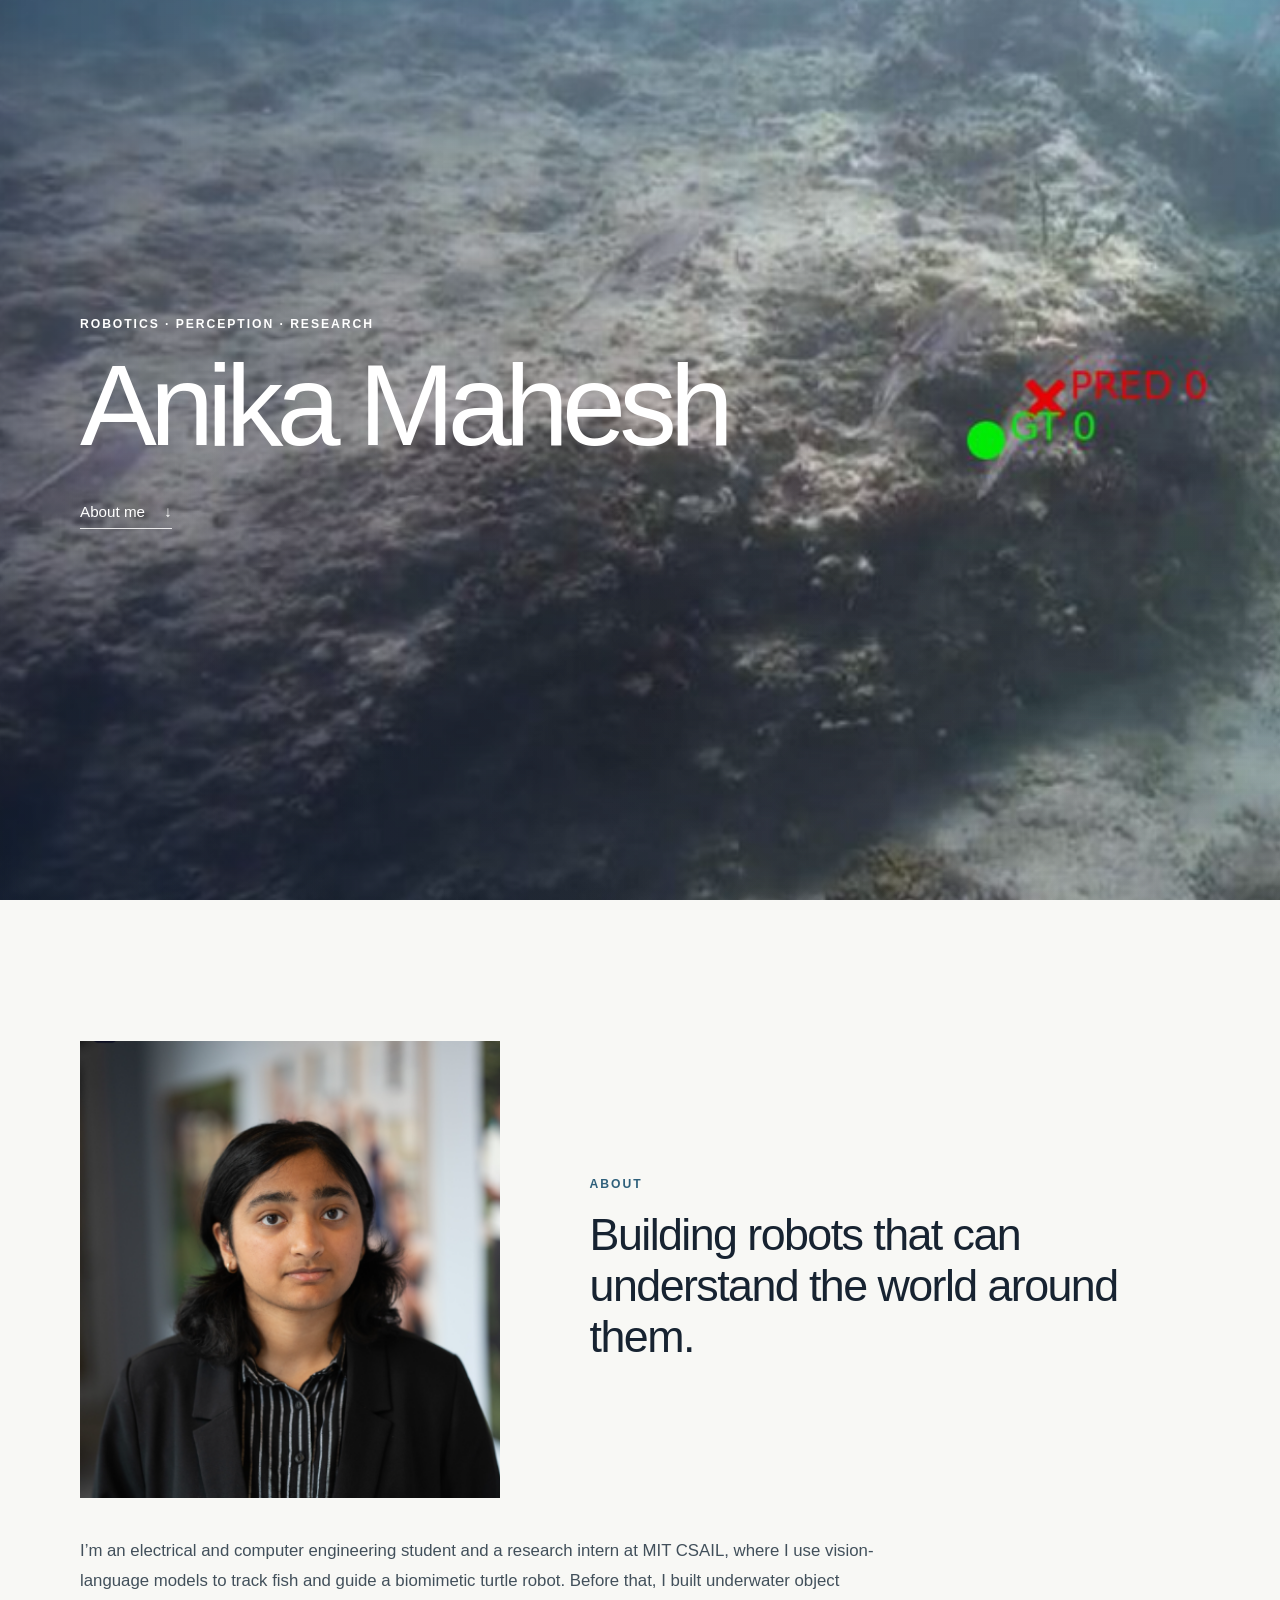
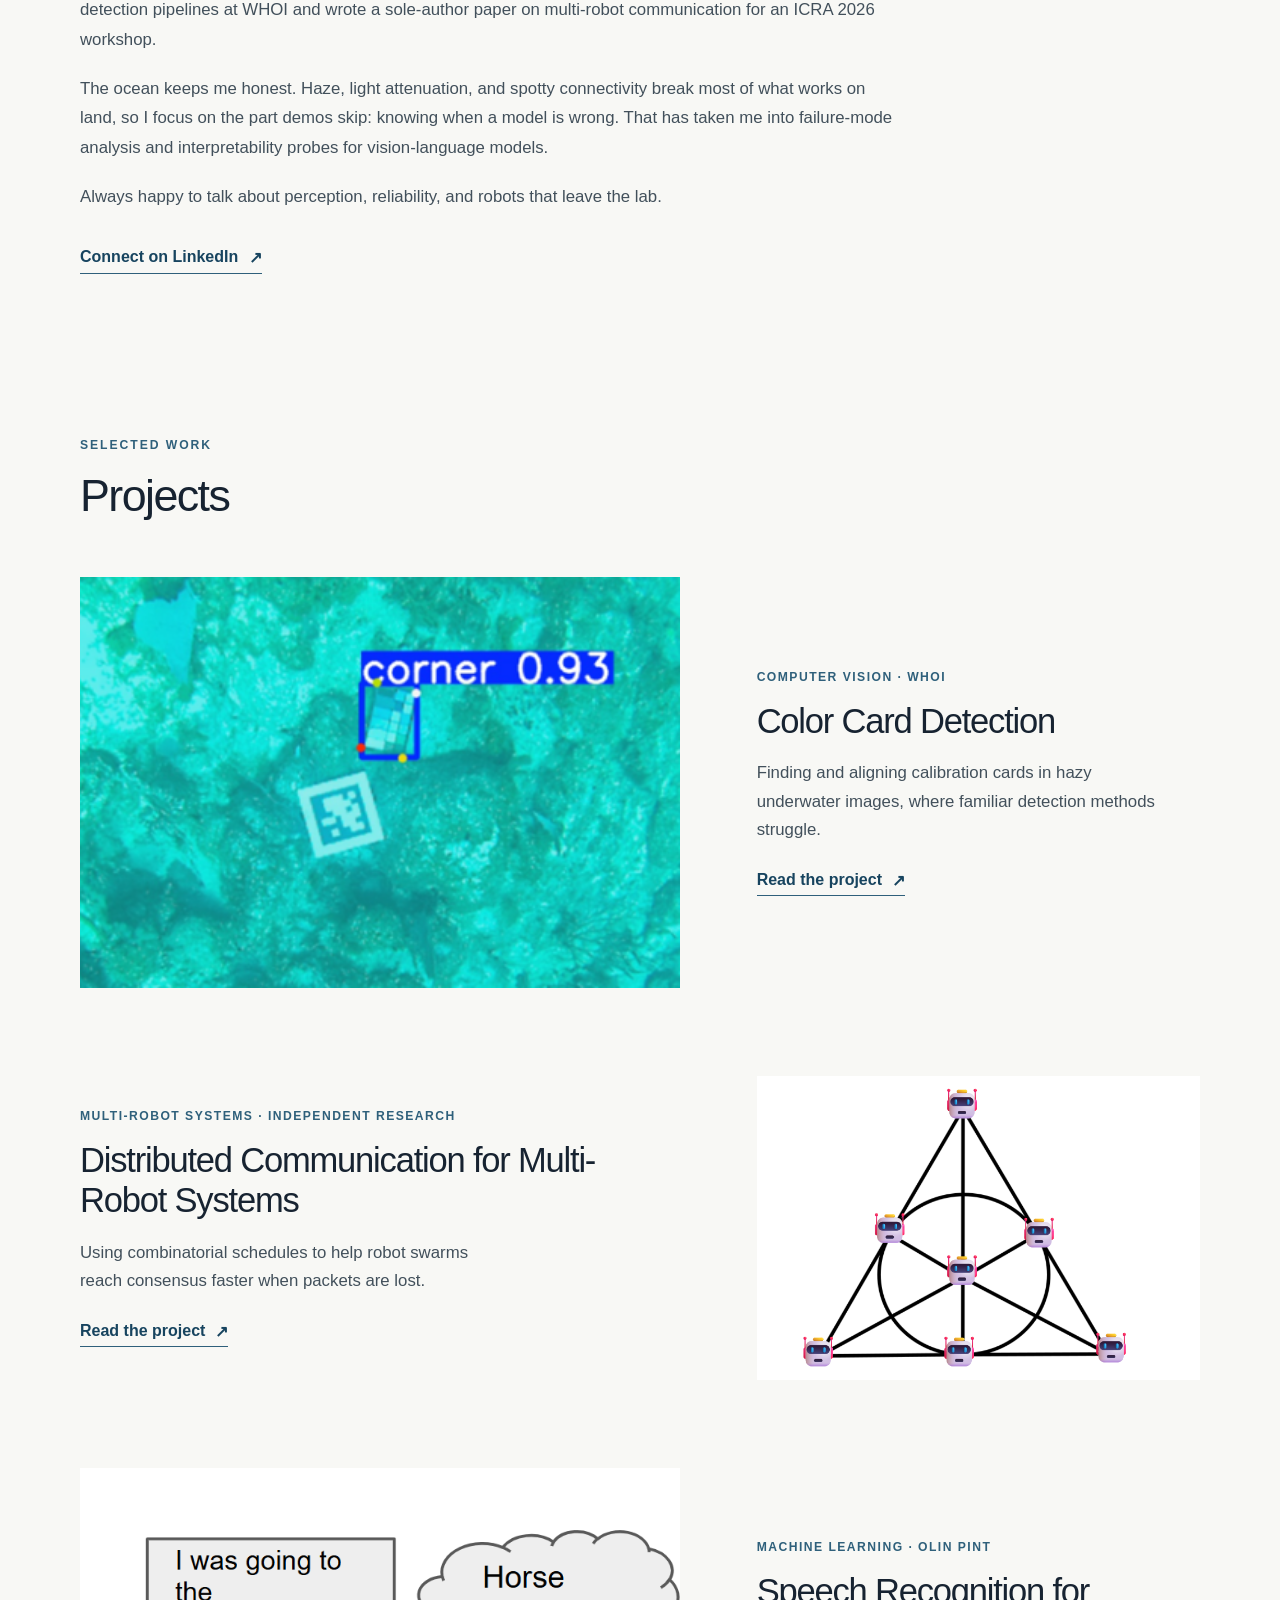
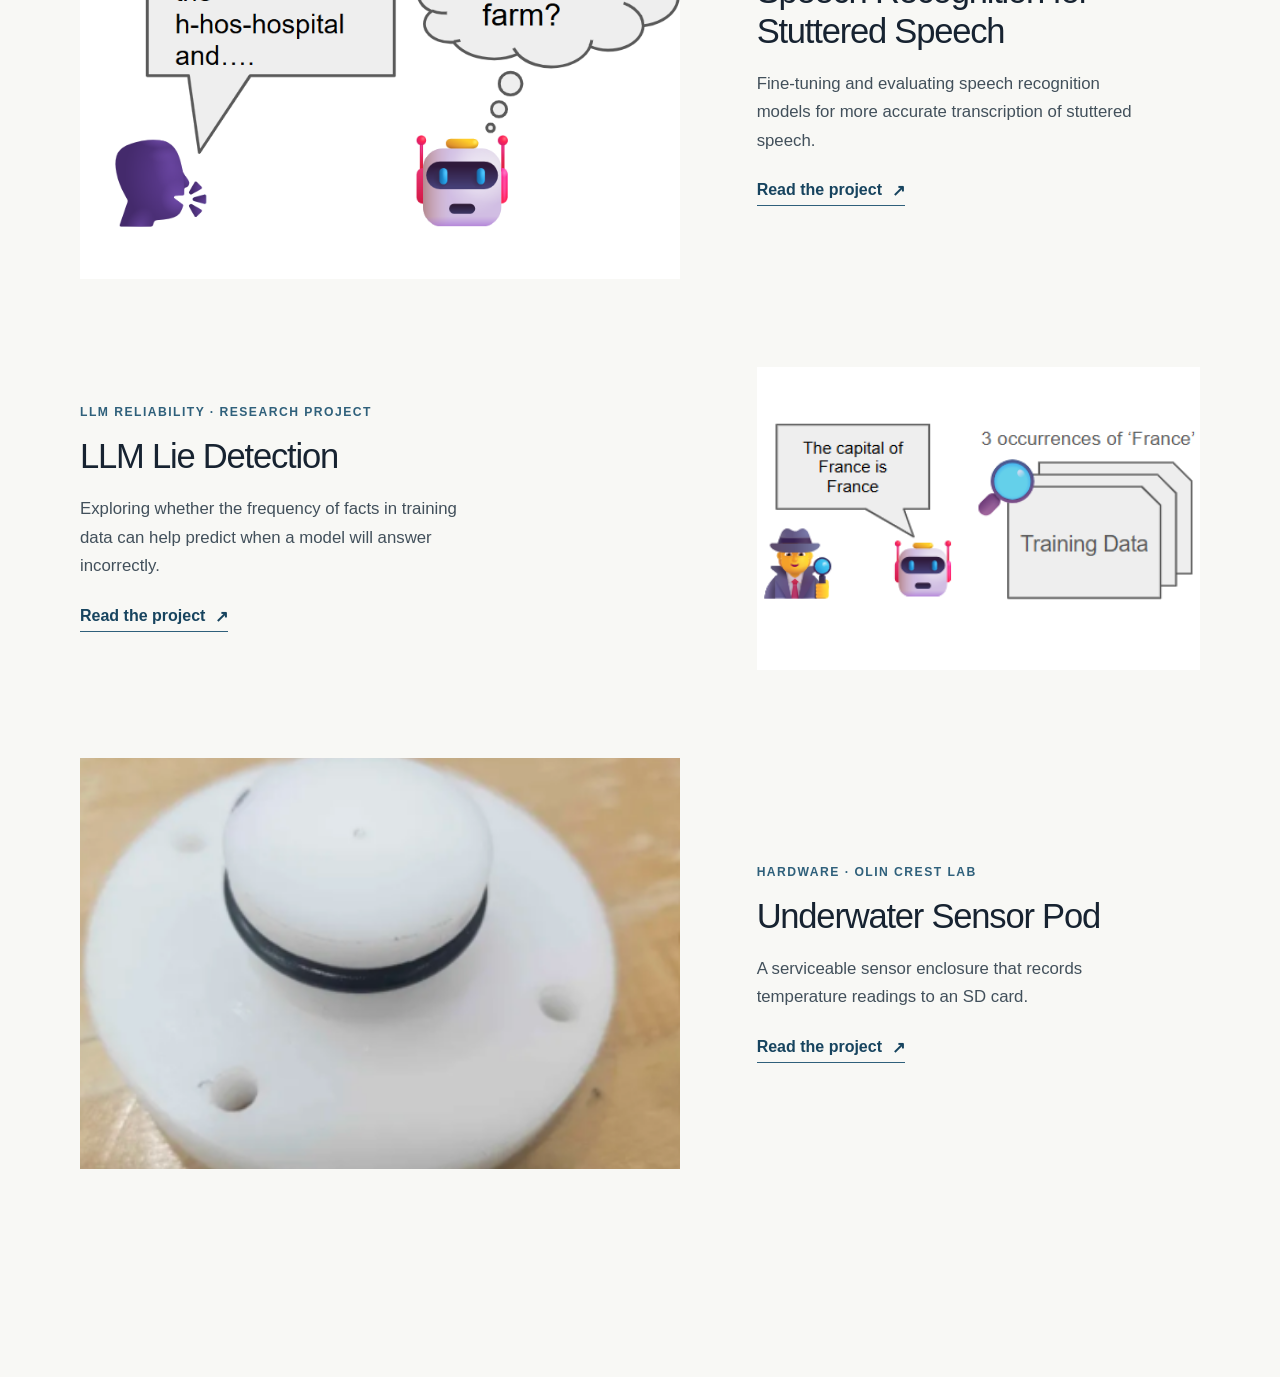
<file: index.html>
<!doctype html>
<html lang="en">
<head>
  <meta charset="utf-8">
  <meta name="viewport" content="width=device-width, initial-scale=1">
  <meta name="description" content="Anika Mahesh is an electrical and computer engineering student working in robotics, computer vision, and reliable machine learning.">
  <title>Anika Mahesh | Robotics &amp; Perception</title>
  <link rel="stylesheet" href="styles.css">
  <script src="script.js" defer></script>
</head>
<body>
  <header class="hero" aria-label="Ocean at dusk">
    <div class="hero-image" aria-hidden="true"></div><div class="hero-shade" aria-hidden="true"></div>
    <div class="hero-content"><p class="eyebrow">Robotics · Perception · Research</p><h1>Anika Mahesh</h1><a class="hero-link" href="#about">About me <span aria-hidden="true">↓</span></a></div>
  </header>
  <main>
    <section id="about" class="about">
      <div class="about-inner">
        <div class="portrait-wrap"><img class="portrait" src="profile.png" alt="Portrait of Anika Mahesh" width="406" height="442"></div>
        <div class="about-heading">
          <p class="section-label">About</p><h2>Building robots that can understand the world around them.</h2>
        </div>
        <div class="about-body">
          <p>I’m an electrical and computer engineering student and a research intern at MIT CSAIL, where I use vision-language models to track fish and guide a biomimetic turtle robot. Before that, I built underwater object detection pipelines at WHOI and wrote a sole-author paper on multi-robot communication for an ICRA 2026 workshop.</p>
          <p>The ocean keeps me honest. Haze, light attenuation, and spotty connectivity break most of what works on land, so I focus on the part demos skip: knowing when a model is wrong. That has taken me into failure-mode analysis and interpretability probes for vision-language models.</p>
          <p>Always happy to talk about perception, reliability, and robots that leave the lab.</p>
          <a class="linkedin" href="https://www.linkedin.com/in/anikamahesh" target="_blank" rel="noopener noreferrer">Connect on LinkedIn <span aria-hidden="true">↗</span></a>
        </div>
      </div>
    </section>
    <section id="projects" class="projects" aria-labelledby="projects-title">
      <div class="section-heading"><p class="section-label">Selected work</p><h2 id="projects-title">Projects</h2></div>
      <article class="project-preview"><a class="project-image" href="color-card-detection.html" aria-label="Read Color Card Detection at WHOI"><img src="color_card_thumbnail.png" alt="Color card detection project thumbnail" loading="lazy"></a><div class="project-summary"><p class="project-meta">Computer vision · WHOI</p><h3><a href="color-card-detection.html">Color Card Detection</a></h3><p>Finding and aligning calibration cards in hazy underwater images, where familiar detection methods struggle.</p><a class="text-link" href="color-card-detection.html">Read the project <span aria-hidden="true">↗</span></a></div></article>
      <article class="project-preview"><a class="project-image" href="multi-robot-communication.html" aria-label="Read Distributed Communication for Multi-Robot Systems"><img src="bibd_thumbnail.png" alt="Multi-robot communication project thumbnail" loading="lazy"></a><div class="project-summary"><p class="project-meta">Multi-robot systems · Independent research</p><h3><a href="multi-robot-communication.html">Distributed Communication for Multi-Robot Systems</a></h3><p>Using combinatorial schedules to help robot swarms reach consensus faster when packets are lost.</p><a class="text-link" href="multi-robot-communication.html">Read the project <span aria-hidden="true">↗</span></a></div></article>
      <article class="project-preview"><a class="project-image" href="stuttered-speech-recognition.html" aria-label="Read Automatic Speech Recognition for Stuttered Speech"><img src="speech_thumbnail.png" alt="Speech recognition project thumbnail" loading="lazy"></a><div class="project-summary"><p class="project-meta">Machine learning · Olin PiNT</p><h3><a href="stuttered-speech-recognition.html">Speech Recognition for Stuttered Speech</a></h3><p>Fine-tuning and evaluating speech recognition models for more accurate transcription of stuttered speech.</p><a class="text-link" href="stuttered-speech-recognition.html">Read the project <span aria-hidden="true">↗</span></a></div></article>
      <article class="project-preview"><a class="project-image" href="llm-lie-detection.html" aria-label="Read LLM Lie Detection"><img src="llm_halucination_thumbnail.png" alt="LLM Lie Detection project thumbnail" loading="lazy"></a><div class="project-summary"><p class="project-meta">LLM reliability · Research project</p><h3><a href="llm-lie-detection.html">LLM Lie Detection</a></h3><p>Exploring whether the frequency of facts in training data can help predict when a model will answer incorrectly.</p><a class="text-link" href="llm-lie-detection.html">Read the project <span aria-hidden="true">↗</span></a></div></article>
      <article class="project-preview"><a class="project-image" href="underwater-sensor-pod.html" aria-label="Read Underwater Sensor Pod"><img src="sensor_pod_thumbnail.png" alt="Underwater sensor pod project thumbnail" loading="lazy"></a><div class="project-summary"><p class="project-meta">Hardware · Olin CREST Lab</p><h3><a href="underwater-sensor-pod.html">Underwater Sensor Pod</a></h3><p>A serviceable sensor enclosure that records temperature readings to an SD card.</p><a class="text-link" href="underwater-sensor-pod.html">Read the project <span aria-hidden="true">↗</span></a></div></article>
    </section>
  </main>
</body>
</html>
</file>
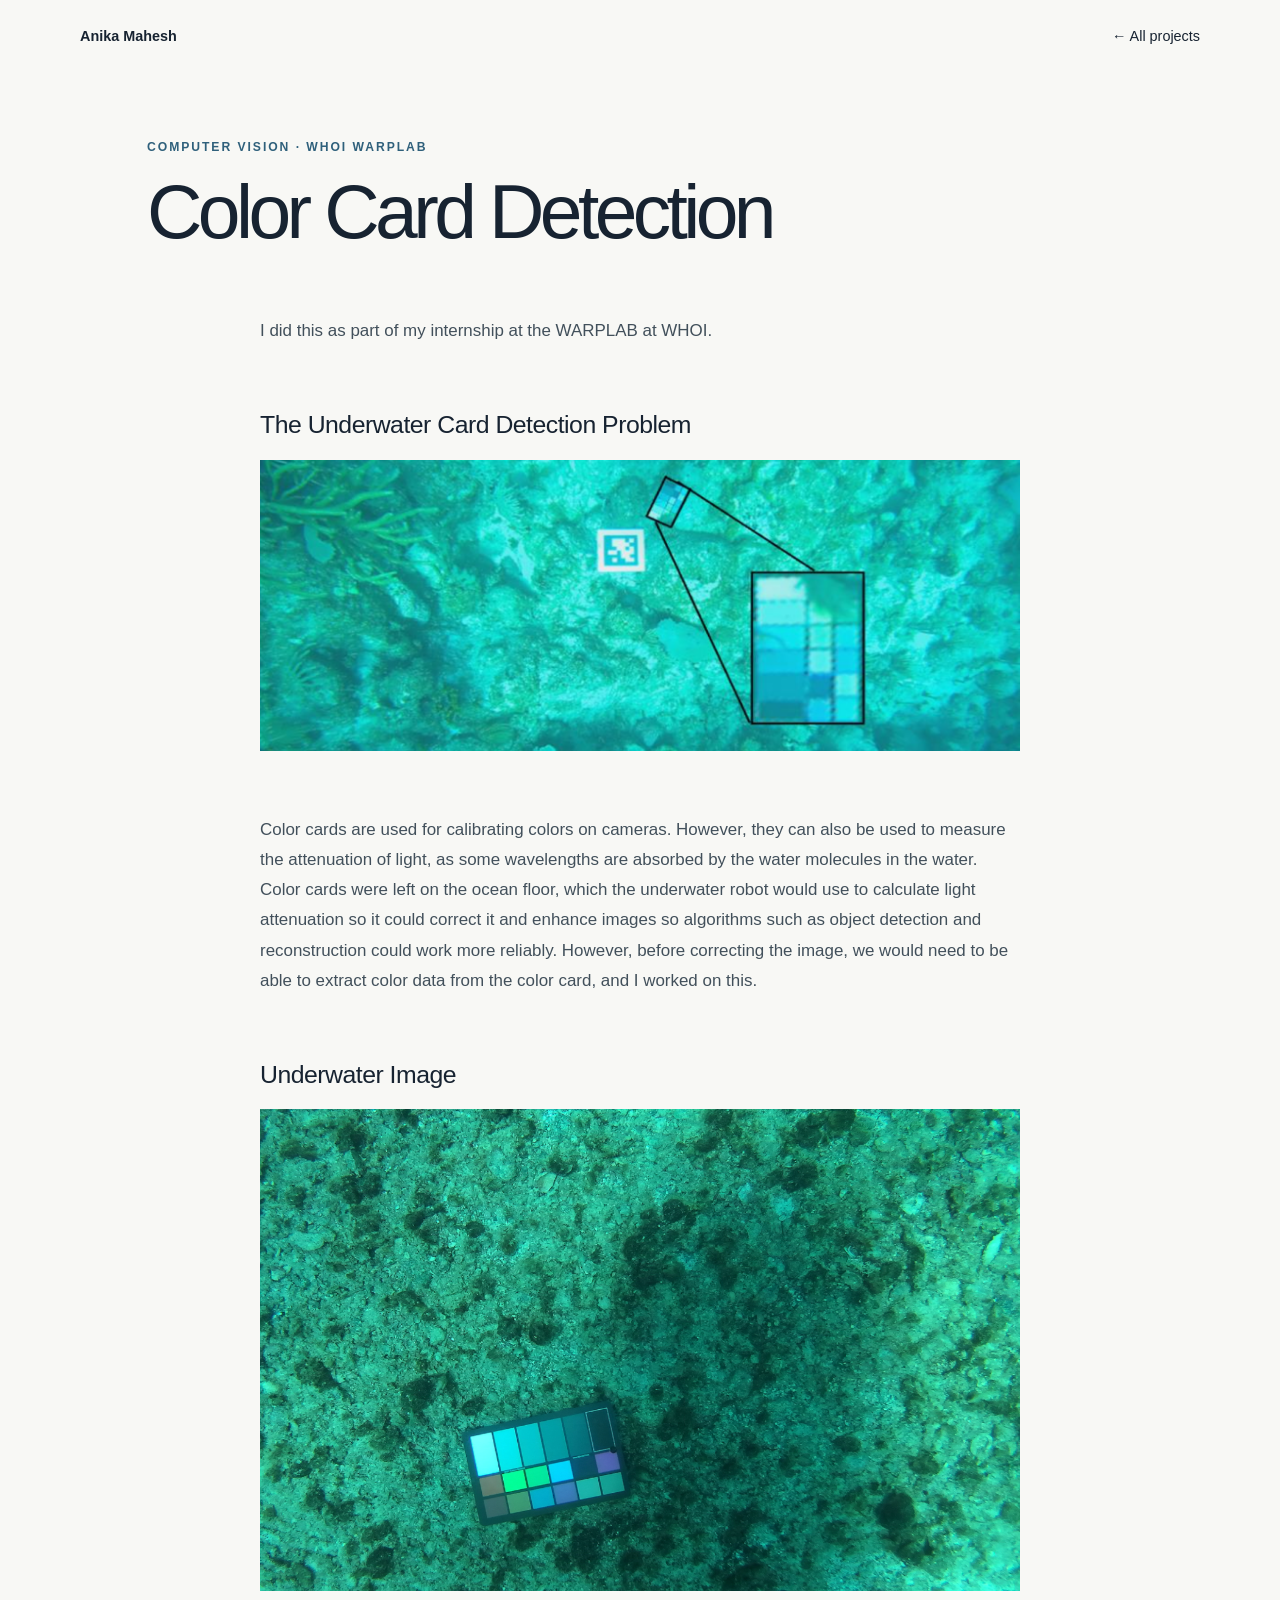
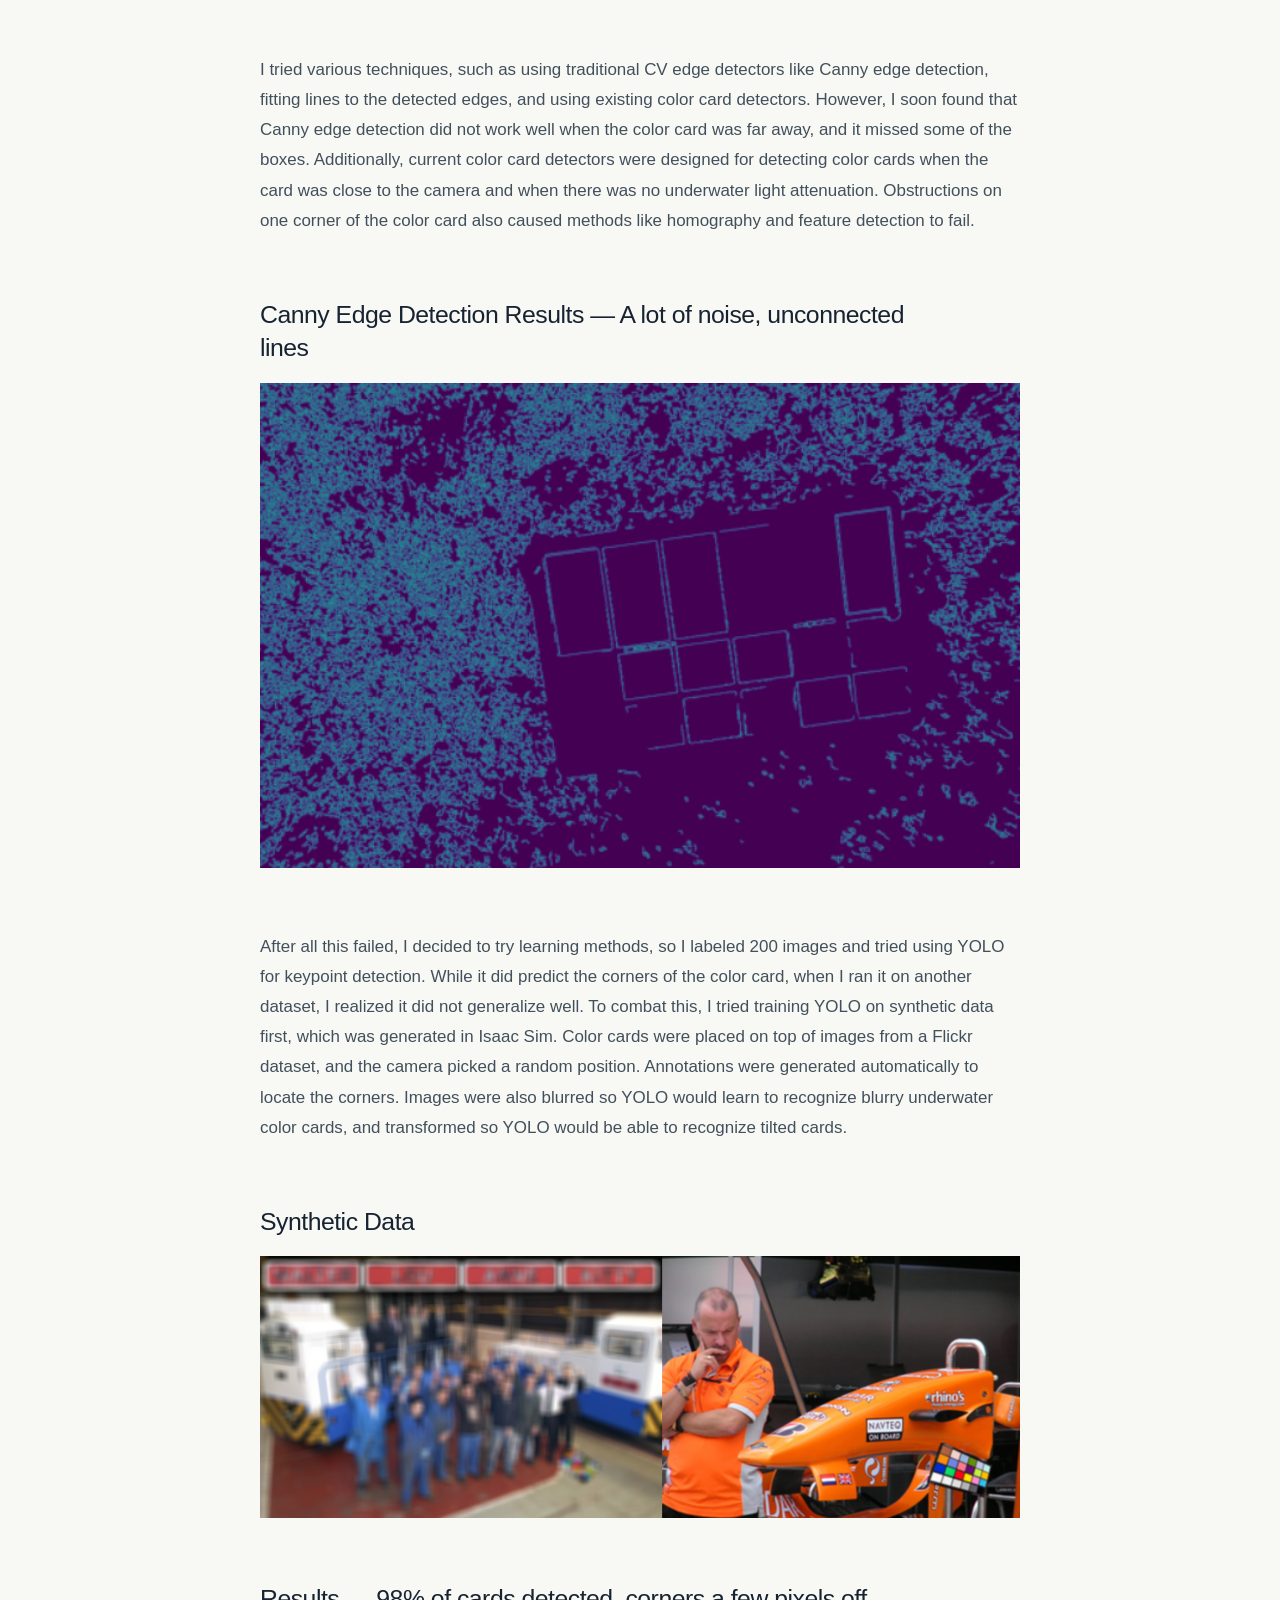
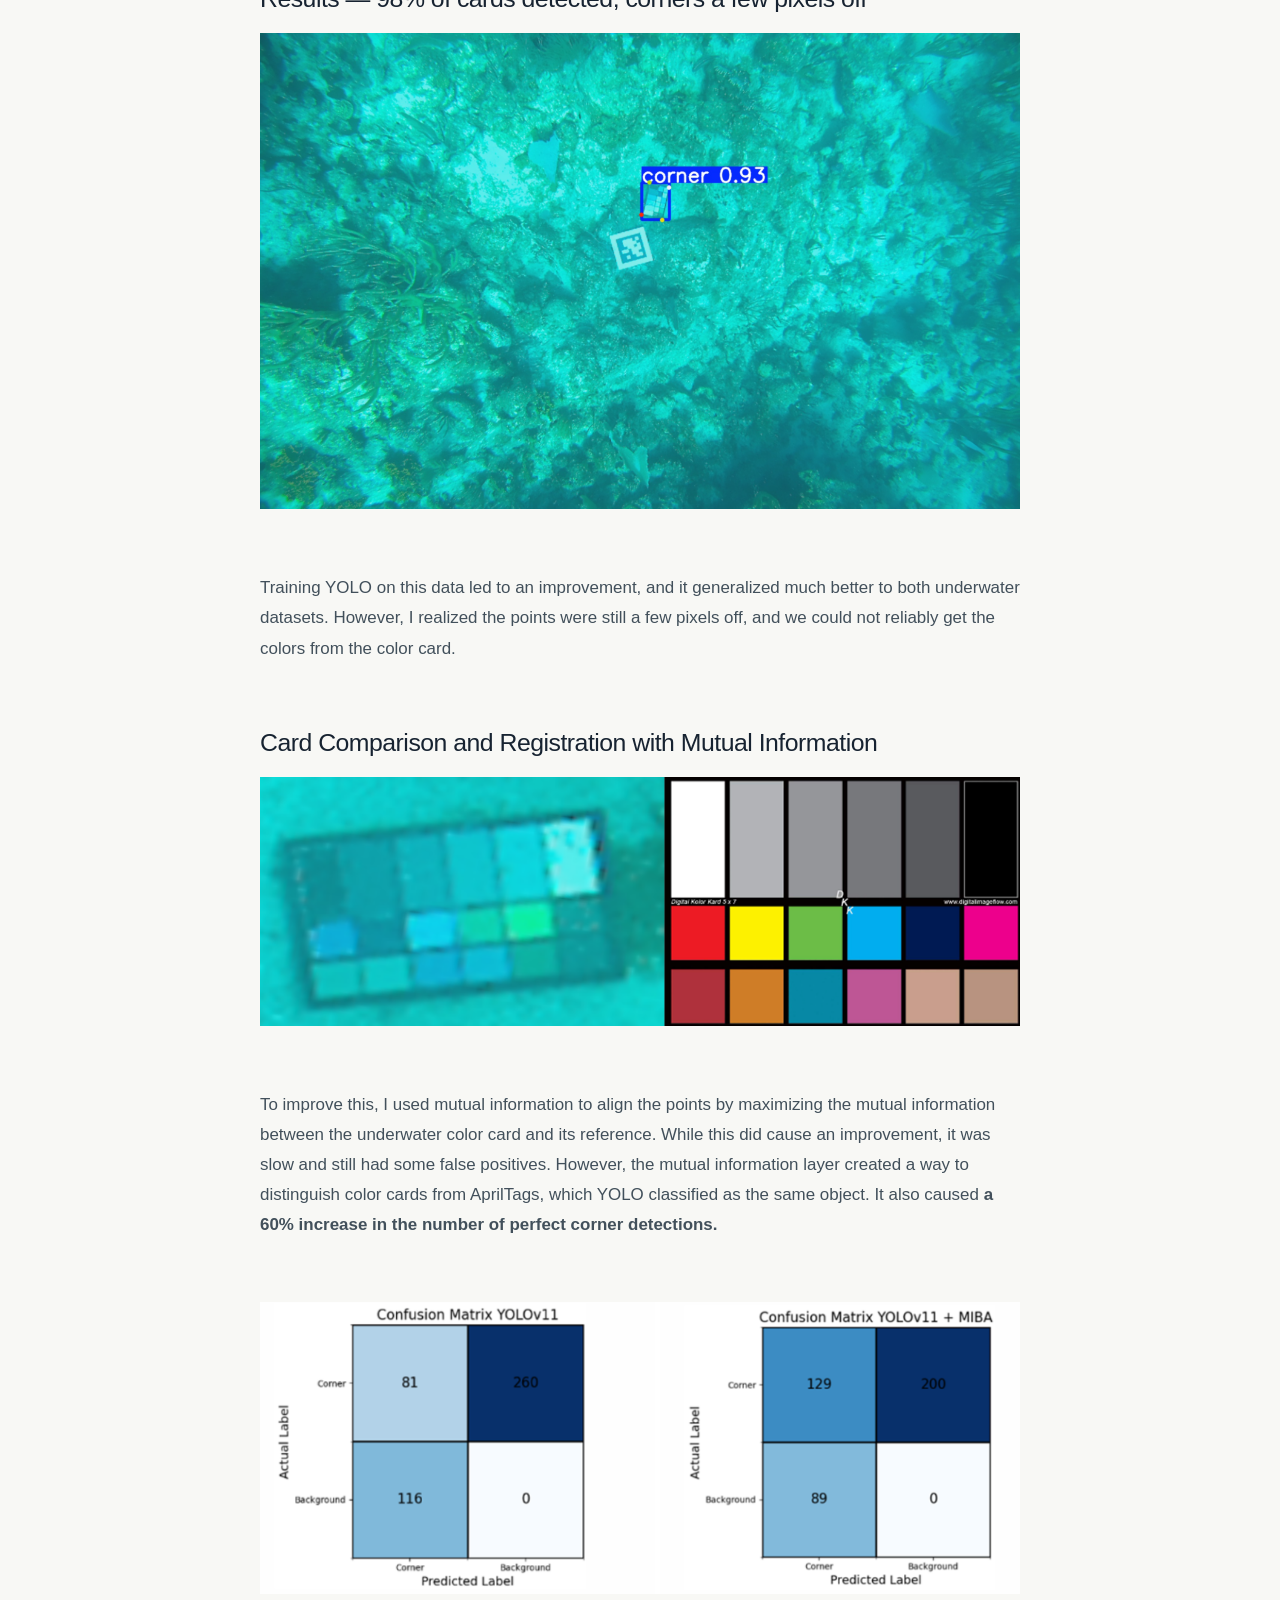
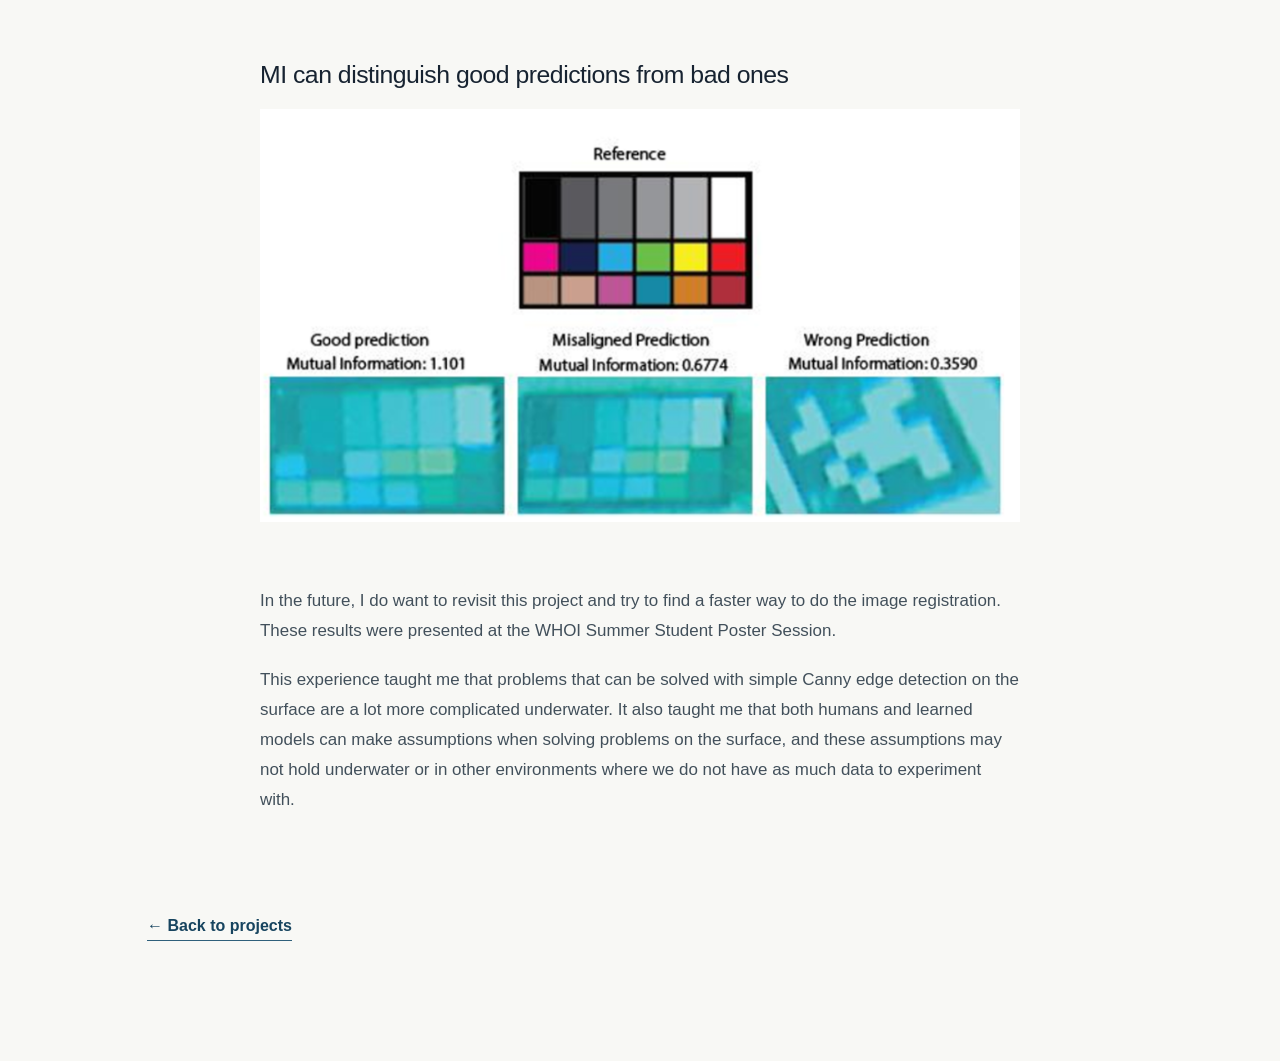
<file: color-card-detection.html>
<!doctype html>
<html lang="en">
<head>
  <meta charset="utf-8">
  <meta name="viewport" content="width=device-width, initial-scale=1">
  <meta name="description" content="Anika Mahesh's work on detecting underwater color calibration cards at WHOI.">
  <title>Color Card Detection | Anika Mahesh</title>
  <link rel="stylesheet" href="styles.css">
</head>
<body class="detail-page">
  <nav class="detail-nav" aria-label="Main navigation"><a href="index.html">Anika Mahesh</a><a href="index.html#projects">← All projects</a></nav>
  <main class="case-study">
    <header class="case-header">
      <p class="section-label">Computer vision · WHOI WARPLAB</p>
      <h1>Color Card Detection</h1>
    </header>
    <div class="case-body">
      <section><p>I did this as part of my internship at the WARPLAB at WHOI.</p></section>

      <h2 class="case-kicker">The Underwater Card Detection Problem</h2>
      <figure><img src="registration_problem_cards.png" alt="Example cards illustrating the underwater registration problem" loading="lazy"></figure>
      <section><p>Color cards are used for calibrating colors on cameras. However, they can also be used to measure the attenuation of light, as some wavelengths are absorbed by the water molecules in the water. Color cards were left on the ocean floor, which the underwater robot would use to calculate light attenuation so it could correct it and enhance images so algorithms such as object detection and reconstruction could work more reliably. However, before correcting the image, we would need to be able to extract color data from the color card, and I worked on this.</p></section>

      <h2 class="case-kicker">Underwater Image</h2>
      <figure><img src="color_card_underwater.png" alt="Color calibration card on the ocean floor" loading="lazy"></figure>
      <section><p>I tried various techniques, such as using traditional CV edge detectors like Canny edge detection, fitting lines to the detected edges, and using existing color card detectors. However, I soon found that Canny edge detection did not work well when the color card was far away, and it missed some of the boxes. Additionally, current color card detectors were designed for detecting color cards when the card was close to the camera and when there was no underwater light attenuation. Obstructions on one corner of the color card also caused methods like homography and feature detection to fail.</p></section>

      <h2 class="case-kicker">Canny Edge Detection Results — A lot of noise, unconnected lines</h2>
      <figure><img src="canny_edge.png" alt="Noisy, disconnected Canny edge detection lines around an underwater color card" loading="lazy"></figure>
      <section><p>After all this failed, I decided to try learning methods, so I labeled 200 images and tried using YOLO for keypoint detection. While it did predict the corners of the color card, when I ran it on another dataset, I realized it did not generalize well. To combat this, I tried training YOLO on synthetic data first, which was generated in Isaac Sim. Color cards were placed on top of images from a Flickr dataset, and the camera picked a random position. Annotations were generated automatically to locate the corners. Images were also blurred so YOLO would learn to recognize blurry underwater color cards, and transformed so YOLO would be able to recognize tilted cards.</p></section>

      <h2 class="case-kicker">Synthetic Data</h2>
      <figure><img src="synthetic_data.png" alt="Synthetic color card training images with varied backgrounds and camera positions" loading="lazy"></figure>
      <h2 class="case-kicker">Results — 98% of cards detected, corners a few pixels off</h2>
      <figure><img src="color_card_yolo.png" alt="YOLO color card detection results" loading="lazy"></figure>
      <section><p>Training YOLO on this data led to an improvement, and it generalized much better to both underwater datasets. However, I realized the points were still a few pixels off, and we could not reliably get the colors from the color card.</p></section>

      <h2 class="case-kicker">Card Comparison and Registration with Mutual Information</h2>
      <figure><img src="card_comparison.png" alt="Comparison of underwater and reference color cards for image registration" loading="lazy"></figure>
      <section><p>To improve this, I used mutual information to align the points by maximizing the mutual information between the underwater color card and its reference. While this did cause an improvement, it was slow and still had some false positives. However, the mutual information layer created a way to distinguish color cards from AprilTags, which YOLO classified as the same object. It also caused <strong>a 60% increase in the number of perfect corner detections.</strong></p></section>
      <figure><img src="mutual_info_improvement.png" alt="Improvement in perfect corner detections with mutual information alignment" loading="lazy"></figure>

      <h2 class="case-kicker">MI can distinguish good predictions from bad ones</h2>
      <figure><img src="distinguishing_predictions.png" alt="Mutual information values distinguishing good and bad color card predictions" loading="lazy"></figure>
      <section><p>In the future, I do want to revisit this project and try to find a faster way to do the image registration. These results were presented at the WHOI Summer Student Poster Session.</p><p>This experience taught me that problems that can be solved with simple Canny edge detection on the surface are a lot more complicated underwater. It also taught me that both humans and learned models can make assumptions when solving problems on the surface, and these assumptions may not hold underwater or in other environments where we do not have as much data to experiment with.</p></section>
    </div>
    <a class="back-link" href="index.html#projects">← Back to projects</a>
  </main>
</body>
</html>
</file>
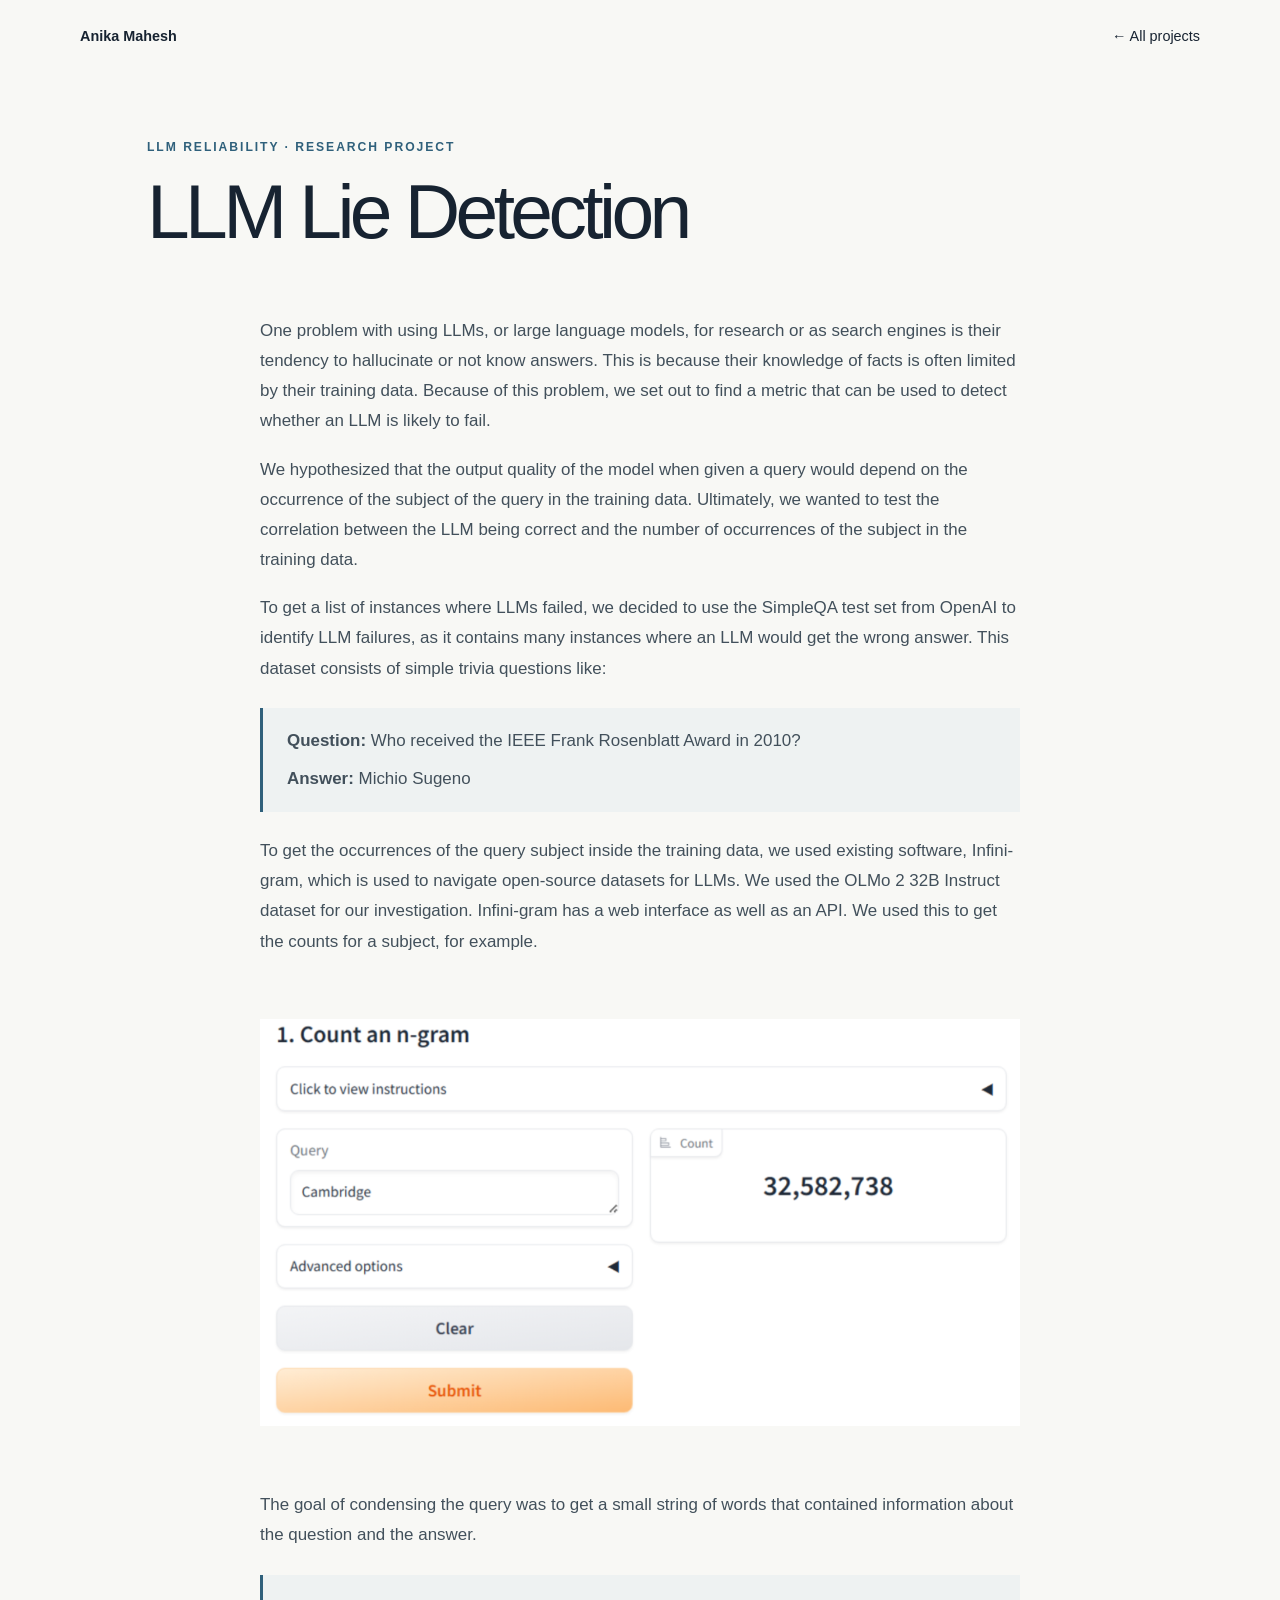
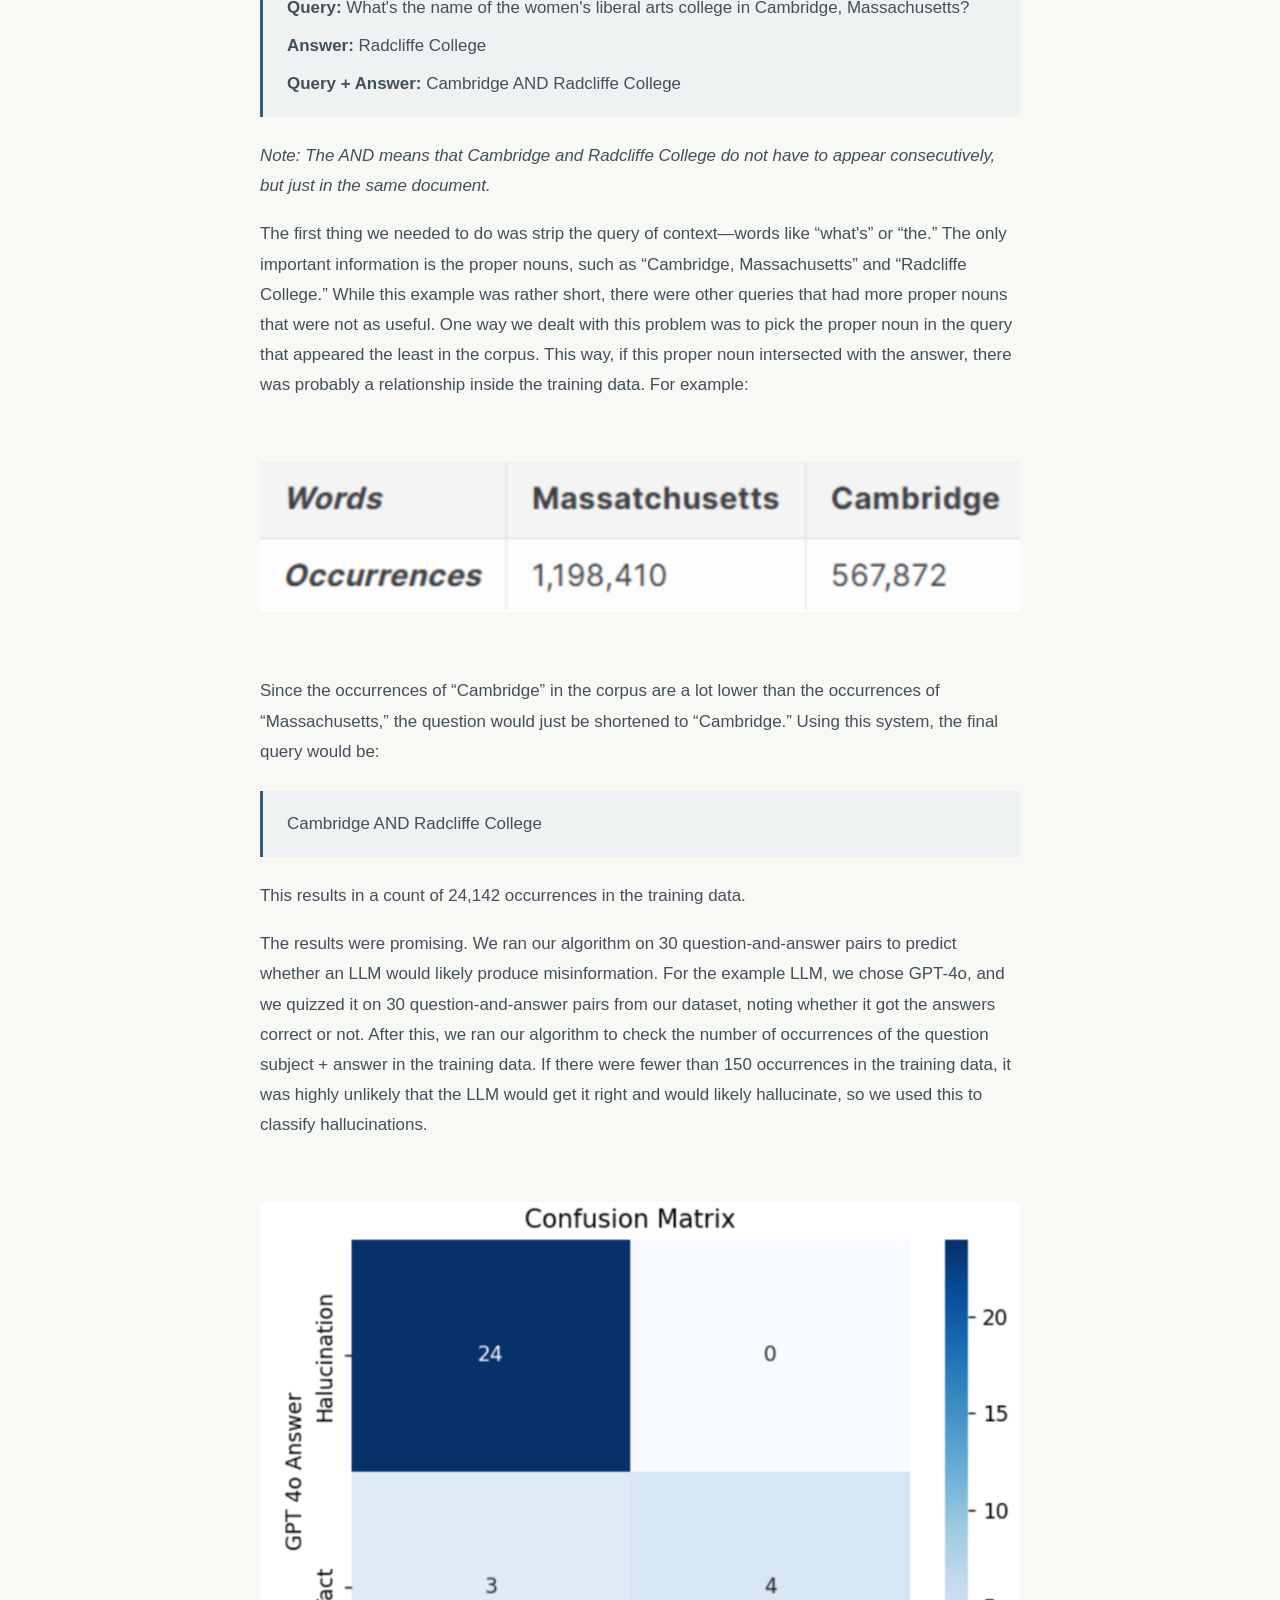
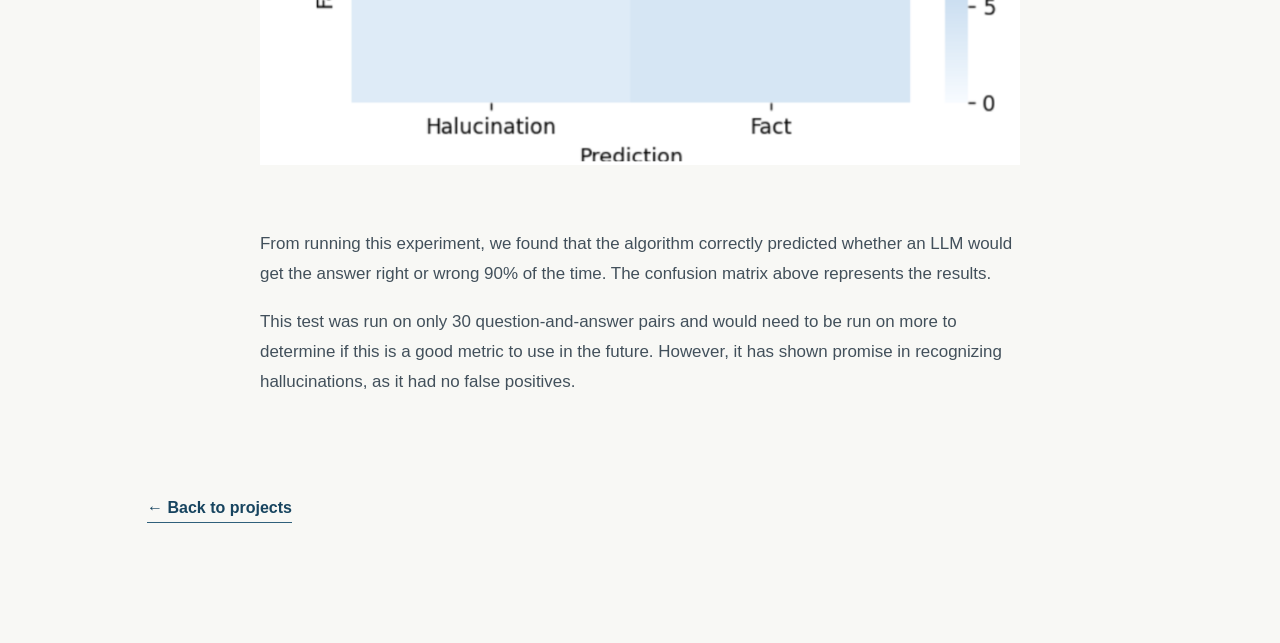
<file: llm-lie-detection.html>
<!doctype html><html lang="en"><head><meta charset="utf-8"><meta name="viewport" content="width=device-width, initial-scale=1"><meta name="description" content="An experiment on predicting LLM errors using training-data frequency."><title>LLM Lie Detection | Anika Mahesh</title><link rel="stylesheet" href="styles.css"></head><body class="detail-page">
<nav class="detail-nav" aria-label="Main navigation"><a href="index.html">Anika Mahesh</a><a href="index.html#projects">← All projects</a></nav>
<main class="case-study">
  <header class="case-header"><p class="section-label">LLM reliability · Research project</p><h1>LLM Lie Detection</h1></header>
  <div class="case-body">
    <section>
      <p>One problem with using LLMs, or large language models, for research or as search engines is their tendency to hallucinate or not know answers. This is because their knowledge of facts is often limited by their training data. Because of this problem, we set out to find a metric that can be used to detect whether an LLM is likely to fail.</p>
      <p>We hypothesized that the output quality of the model when given a query would depend on the occurrence of the subject of the query in the training data. Ultimately, we wanted to test the correlation between the LLM being correct and the number of occurrences of the subject in the training data.</p>
      <p>To get a list of instances where LLMs failed, we decided to use the SimpleQA test set from OpenAI to identify LLM failures, as it contains many instances where an LLM would get the wrong answer. This dataset consists of simple trivia questions like:</p>
      <div class="example-block"><p><strong>Question:</strong> Who received the IEEE Frank Rosenblatt Award in 2010?</p><p><strong>Answer:</strong> Michio Sugeno</p></div>
      <p>To get the occurrences of the query subject inside the training data, we used existing software, Infini-gram, which is used to navigate open-source datasets for LLMs. We used the OLMo 2 32B Instruct dataset for our investigation. Infini-gram has a web interface as well as an API. We used this to get the counts for a subject, for example.</p>
    </section>
    <figure><img src="count_n_gram.png" alt="Infini-gram example showing a query count in the corpus" loading="lazy"></figure>
    <section>
      <p>The goal of condensing the query was to get a small string of words that contained information about the question and the answer.</p>
      <div class="example-block"><p><strong>Query:</strong> What's the name of the women's liberal arts college in Cambridge, Massachusetts?</p><p><strong>Answer:</strong> Radcliffe College</p><p><strong>Query + Answer:</strong> Cambridge AND Radcliffe College</p></div>
      <p><em>Note: The AND means that Cambridge and Radcliffe College do not have to appear consecutively, but just in the same document.</em></p>
      <p>The first thing we needed to do was strip the query of context—words like “what's” or “the.” The only important information is the proper nouns, such as “Cambridge, Massachusetts” and “Radcliffe College.” While this example was rather short, there were other queries that had more proper nouns that were not as useful. One way we dealt with this problem was to pick the proper noun in the query that appeared the least in the corpus. This way, if this proper noun intersected with the answer, there was probably a relationship inside the training data. For example:</p>
    </section>
    <figure><img src="occurances.png" alt="Occurrence counts used to choose an informative proper noun" loading="lazy"></figure>
    <section>
      <p>Since the occurrences of “Cambridge” in the corpus are a lot lower than the occurrences of “Massachusetts,” the question would just be shortened to “Cambridge.” Using this system, the final query would be:</p>
      <div class="example-block"><p>Cambridge AND Radcliffe College</p></div>
      <p>This results in a count of 24,142 occurrences in the training data.</p>
      <p>The results were promising. We ran our algorithm on 30 question-and-answer pairs to predict whether an LLM would likely produce misinformation. For the example LLM, we chose GPT-4o, and we quizzed it on 30 question-and-answer pairs from our dataset, noting whether it got the answers correct or not. After this, we ran our algorithm to check the number of occurrences of the question subject + answer in the training data. If there were fewer than 150 occurrences in the training data, it was highly unlikely that the LLM would get it right and would likely hallucinate, so we used this to classify hallucinations.</p>
    </section>
    <figure><img src="halucination_detection_matrix.png" alt="Confusion matrix for predictions across 30 question-and-answer pairs" loading="lazy"></figure>
    <section>
      <p>From running this experiment, we found that the algorithm correctly predicted whether an LLM would get the answer right or wrong 90% of the time. The confusion matrix above represents the results.</p>
      <p>This test was run on only 30 question-and-answer pairs and would need to be run on more to determine if this is a good metric to use in the future. However, it has shown promise in recognizing hallucinations, as it had no false positives.</p>
    </section>
  </div>
  <a class="back-link" href="index.html#projects">← Back to projects</a>
</main></body></html>
</file>
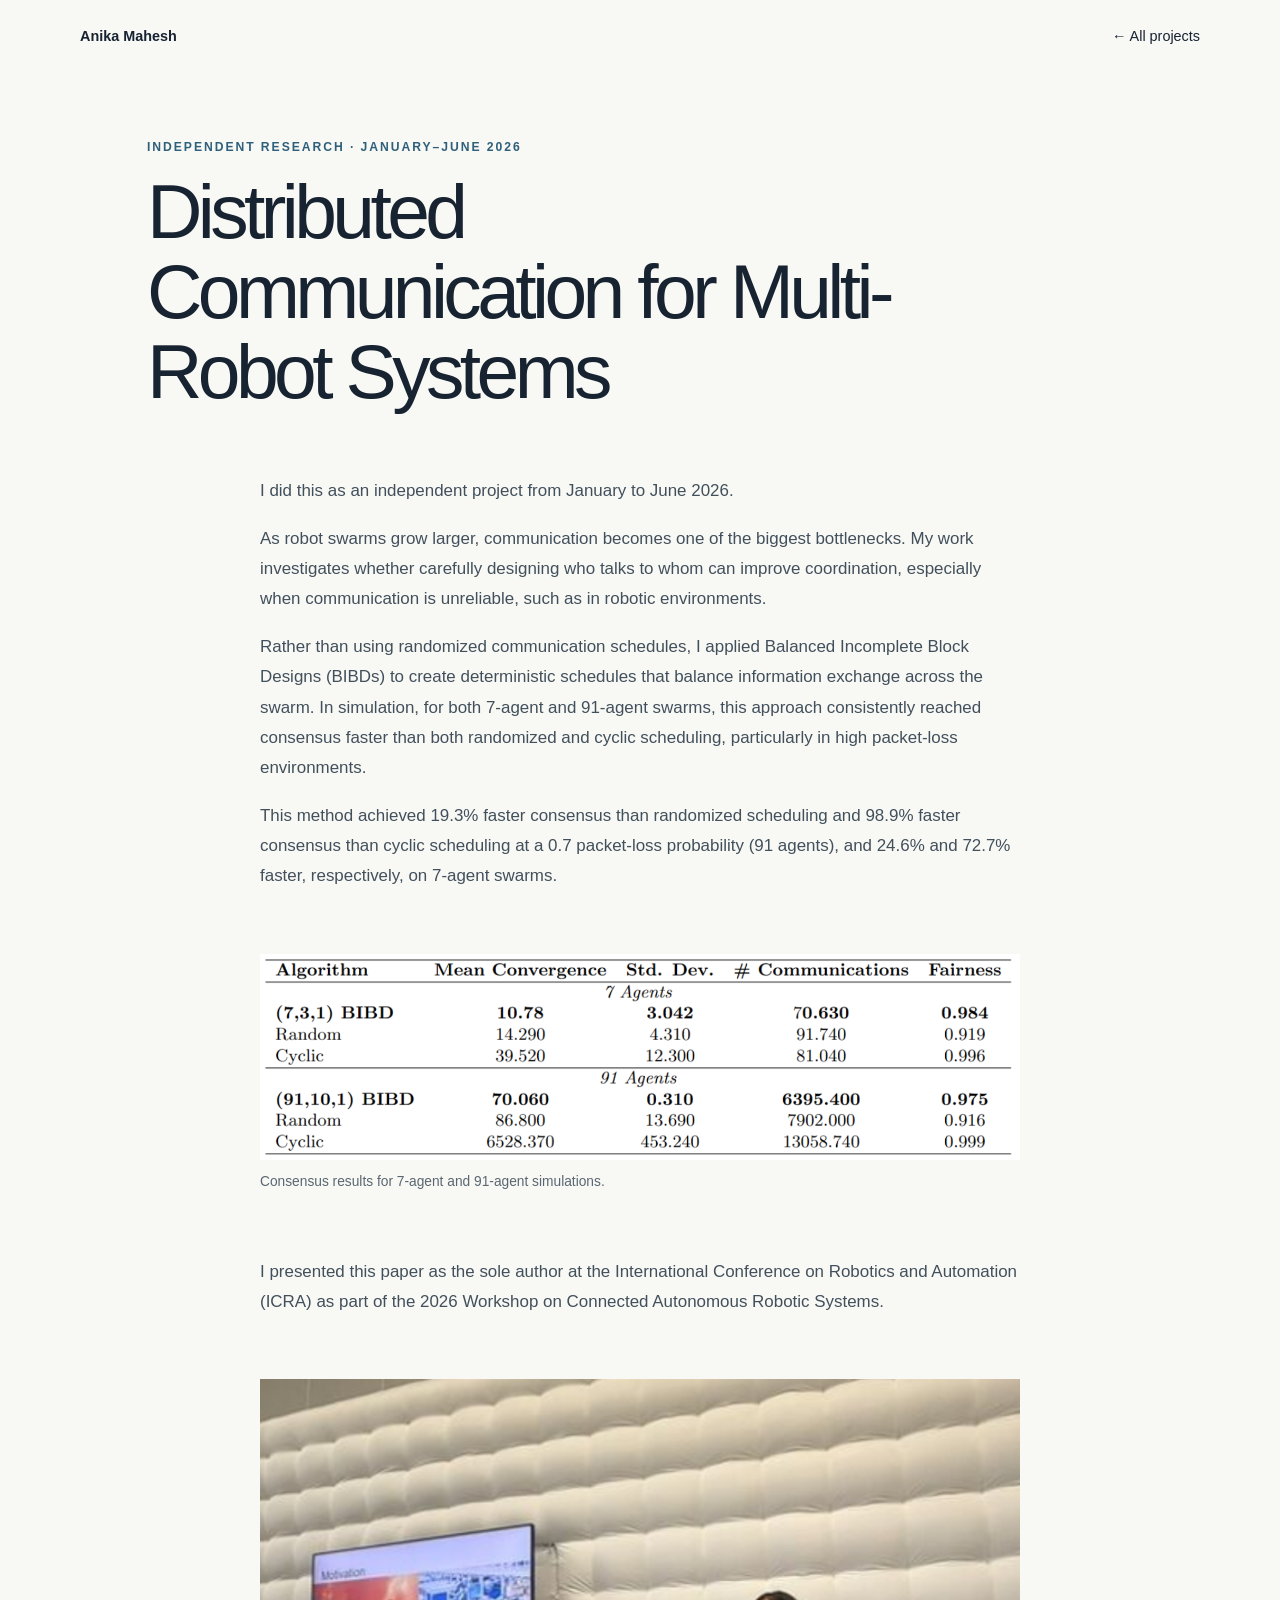
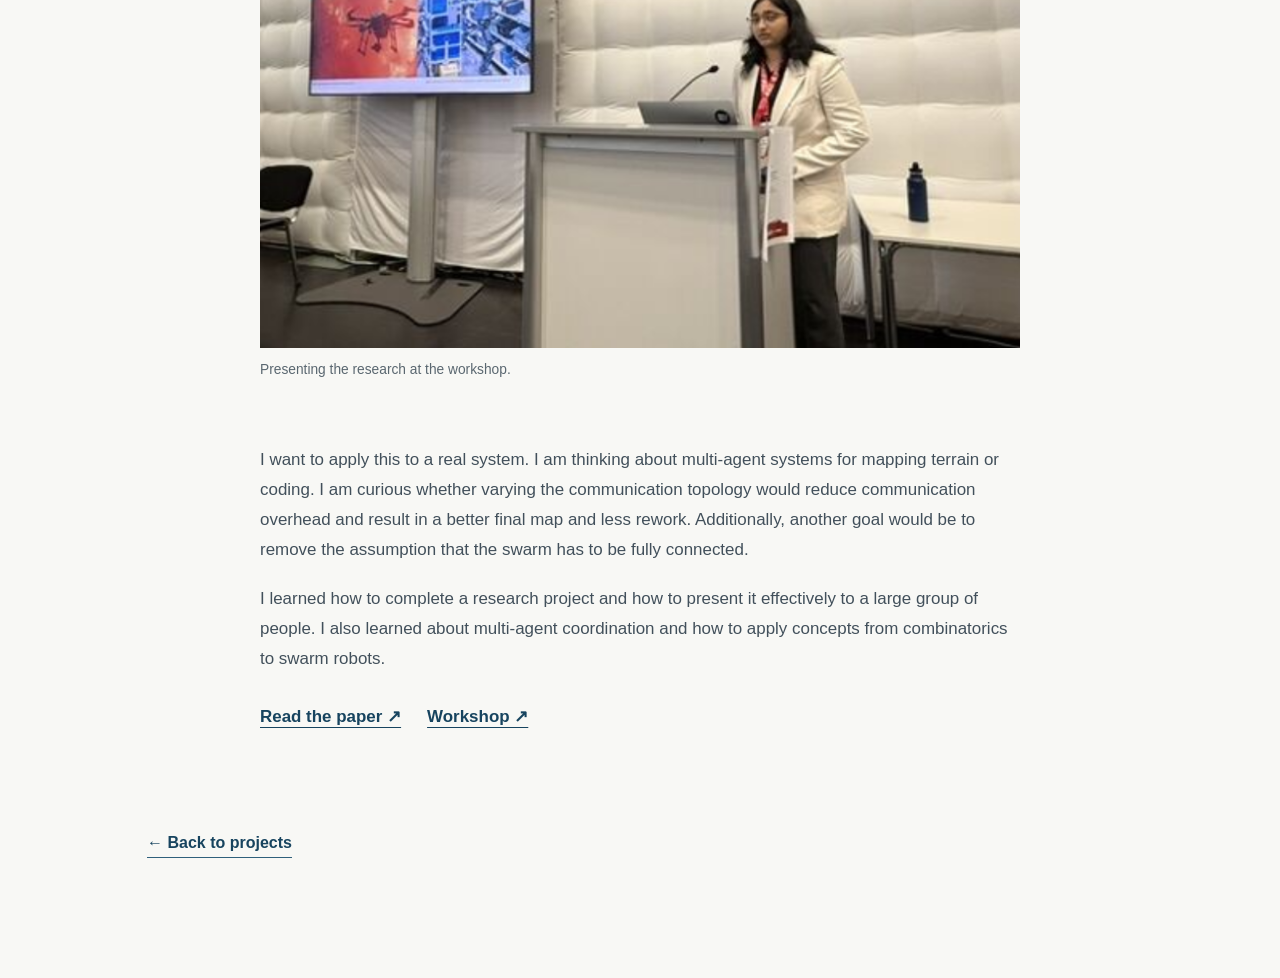
<file: multi-robot-communication.html>
<!doctype html>
<html lang="en">
<head>
  <meta charset="utf-8">
  <meta name="viewport" content="width=device-width, initial-scale=1">
  <meta name="description" content="Anika Mahesh's research on communication schedules for robot swarms.">
  <title>Multi-Robot Communication | Anika Mahesh</title>
  <link rel="stylesheet" href="styles.css">
</head>
<body class="detail-page">
  <nav class="detail-nav" aria-label="Main navigation"><a href="index.html">Anika Mahesh</a><a href="index.html#projects">← All projects</a></nav>
  <main class="case-study">
    <header class="case-header">
      <p class="section-label">Independent research · January–June 2026</p>
      <h1>Distributed Communication for Multi-Robot Systems</h1>
    </header>
    <div class="case-body">
      <section>
        <p>I did this as an independent project from January to June 2026.</p>
        <p>As robot swarms grow larger, communication becomes one of the biggest bottlenecks. My work investigates whether carefully designing who talks to whom can improve coordination, especially when communication is unreliable, such as in robotic environments.</p>
        <p>Rather than using randomized communication schedules, I applied Balanced Incomplete Block Designs (BIBDs) to create deterministic schedules that balance information exchange across the swarm. In simulation, for both 7-agent and 91-agent swarms, this approach consistently reached consensus faster than both randomized and cyclic scheduling, particularly in high packet-loss environments.</p>
        <p>This method achieved 19.3% faster consensus than randomized scheduling and 98.9% faster consensus than cyclic scheduling at a 0.7 packet-loss probability (91 agents), and 24.6% and 72.7% faster, respectively, on 7-agent swarms.</p>
      </section>
      <figure><img src="bibd_results.png" alt="Simulation results comparing consensus speed for BIBD, randomized, and cyclic schedules" loading="lazy"><figcaption>Consensus results for 7-agent and 91-agent simulations.</figcaption></figure>
      <section><p>I presented this paper as the sole author at the International Conference on Robotics and Automation (ICRA) as part of the 2026 Workshop on Connected Autonomous Robotic Systems.</p></section>
      <figure><img src="me_presenting.png" alt="Anika presenting her multi-robot research" loading="lazy"><figcaption>Presenting the research at the workshop.</figcaption></figure>
      <section>
        <p>I want to apply this to a real system. I am thinking about multi-agent systems for mapping terrain or coding. I am curious whether varying the communication topology would reduce communication overhead and result in a better final map and less rework. Additionally, another goal would be to remove the assumption that the swarm has to be fully connected.</p>
        <p>I learned how to complete a research project and how to present it effectively to a large group of people. I also learned about multi-agent coordination and how to apply concepts from combinatorics to swarm robots.</p>
        <p class="resource-links"><a href="https://drive.google.com/file/d/1oH0__WBlWXNuG5hrh0momxHIHfdMd0qC/view?usp=sharing" target="_blank" rel="noopener noreferrer">Read the paper ↗</a><a href="https://sites.google.com/view/icra26-connected-robots?pli=1&amp;authuser=0" target="_blank" rel="noopener noreferrer">Workshop ↗</a></p>
      </section>
    </div>
    <a class="back-link" href="index.html#projects">← Back to projects</a>
  </main>
</body>
</html>
</file>
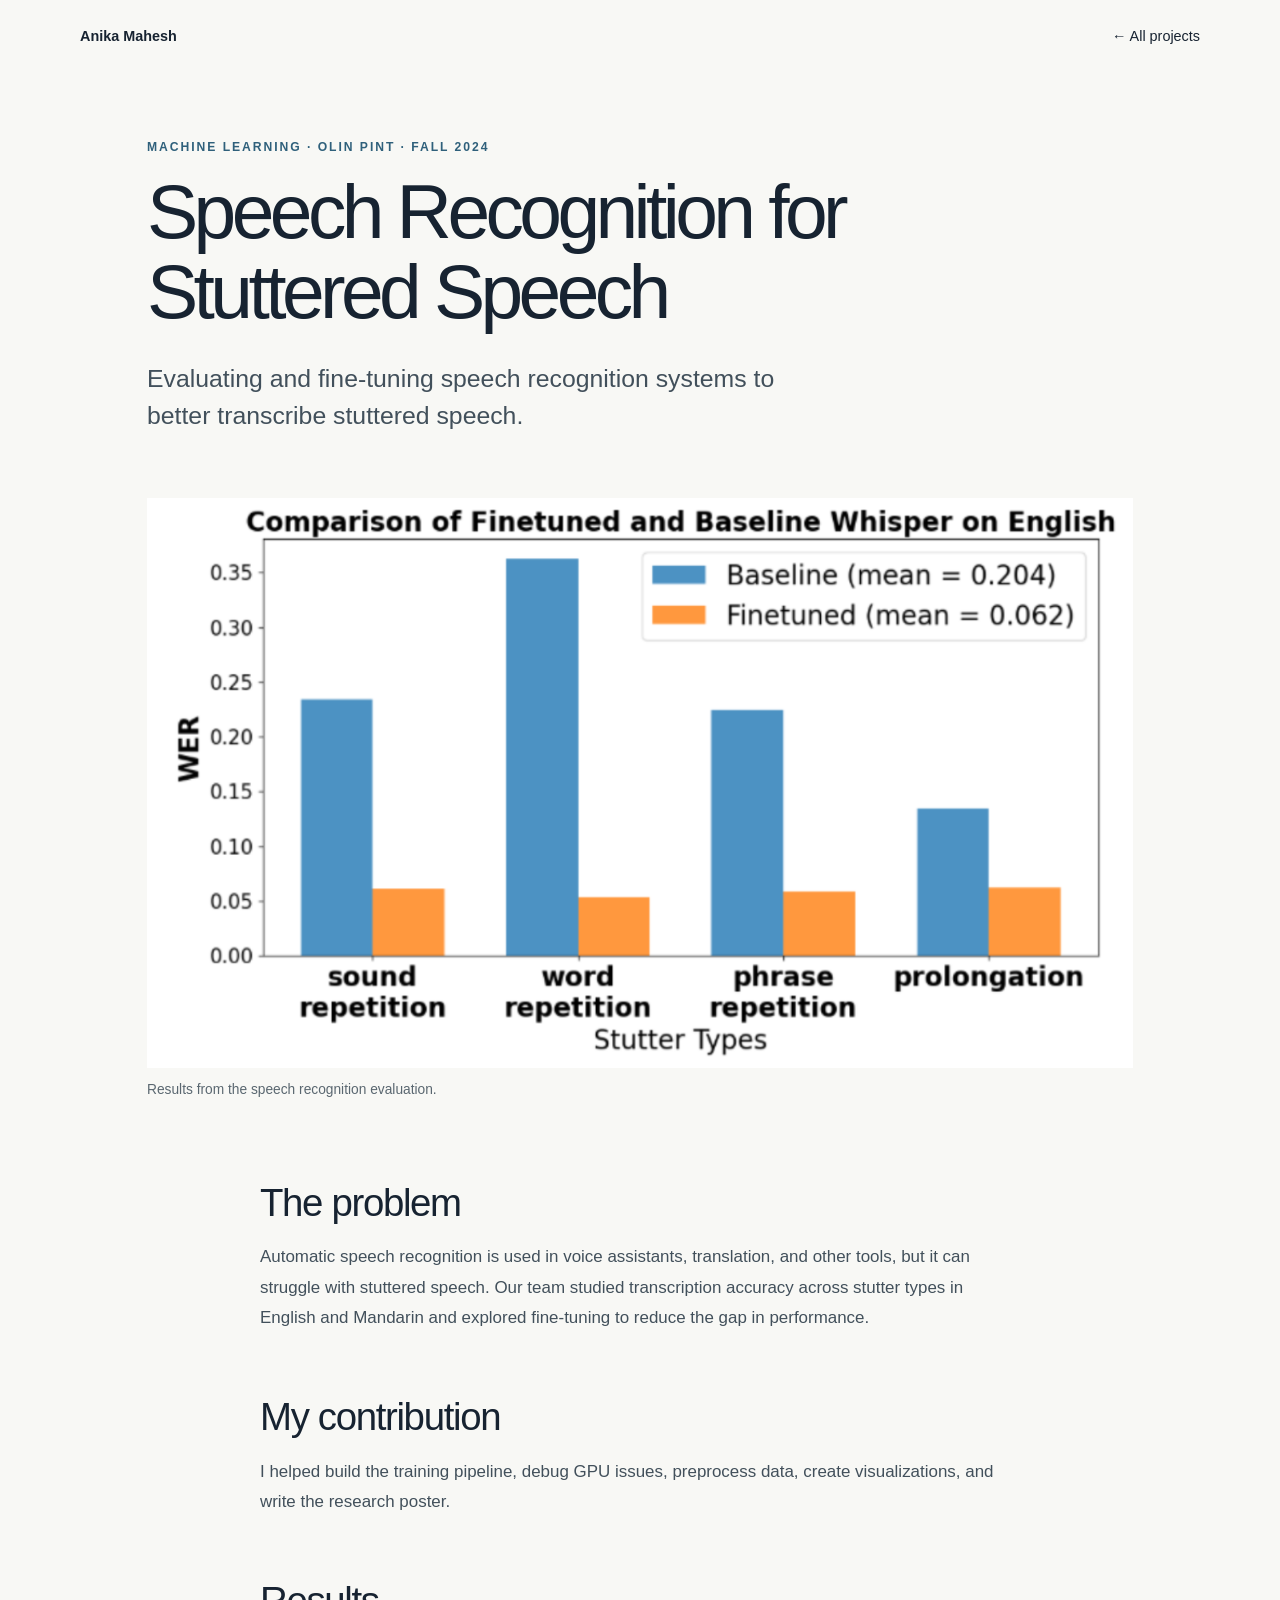
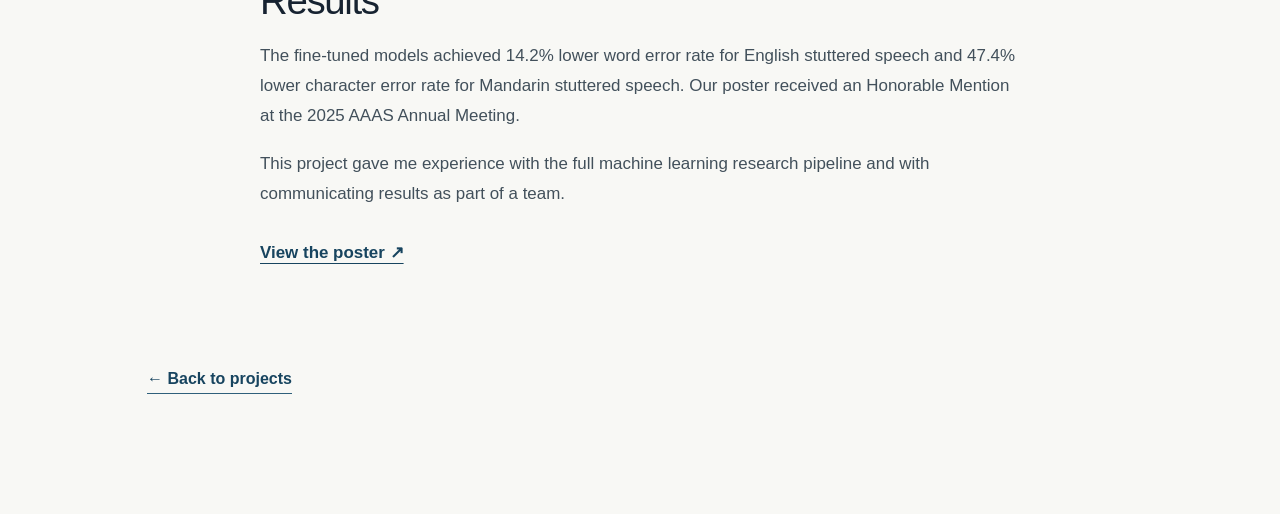
<file: stuttered-speech-recognition.html>
<!doctype html><html lang="en"><head><meta charset="utf-8"><meta name="viewport" content="width=device-width, initial-scale=1"><meta name="description" content="Speech recognition research for stuttered speech."><title>Speech Recognition for Stuttered Speech | Anika Mahesh</title><link rel="stylesheet" href="styles.css"></head><body class="detail-page">
<nav class="detail-nav" aria-label="Main navigation"><a href="index.html">Anika Mahesh</a><a href="index.html#projects">← All projects</a></nav>
<main class="case-study"><header class="case-header"><p class="section-label">Machine learning · Olin PiNT · Fall 2024</p><h1>Speech Recognition for Stuttered Speech</h1><p class="case-lede">Evaluating and fine-tuning speech recognition systems to better transcribe stuttered speech.</p></header>
<figure class="case-hero"><img src="stutter_graph.png" alt="Evaluation graph from the stuttered speech recognition project"><figcaption>Results from the speech recognition evaluation.</figcaption></figure>
<div class="case-body"><section><h2>The problem</h2><p>Automatic speech recognition is used in voice assistants, translation, and other tools, but it can struggle with stuttered speech. Our team studied transcription accuracy across stutter types in English and Mandarin and explored fine-tuning to reduce the gap in performance.</p></section><section><h2>My contribution</h2><p>I helped build the training pipeline, debug GPU issues, preprocess data, create visualizations, and write the research poster.</p></section><section><h2>Results</h2><p>The fine-tuned models achieved 14.2% lower word error rate for English stuttered speech and 47.4% lower character error rate for Mandarin stuttered speech. Our poster received an Honorable Mention at the 2025 AAAS Annual Meeting.</p><p>This project gave me experience with the full machine learning research pipeline and with communicating results as part of a team.</p><p class="resource-links"><a href="https://docs.google.com/presentation/d/1X6iijXA67X2NvE0bMHRPpYIBbnIMvvoCh1UmPYIrFE8/edit?usp=sharing" target="_blank" rel="noopener noreferrer">View the poster ↗</a></p></section></div><a class="back-link" href="index.html#projects">← Back to projects</a></main></body></html>
</file>
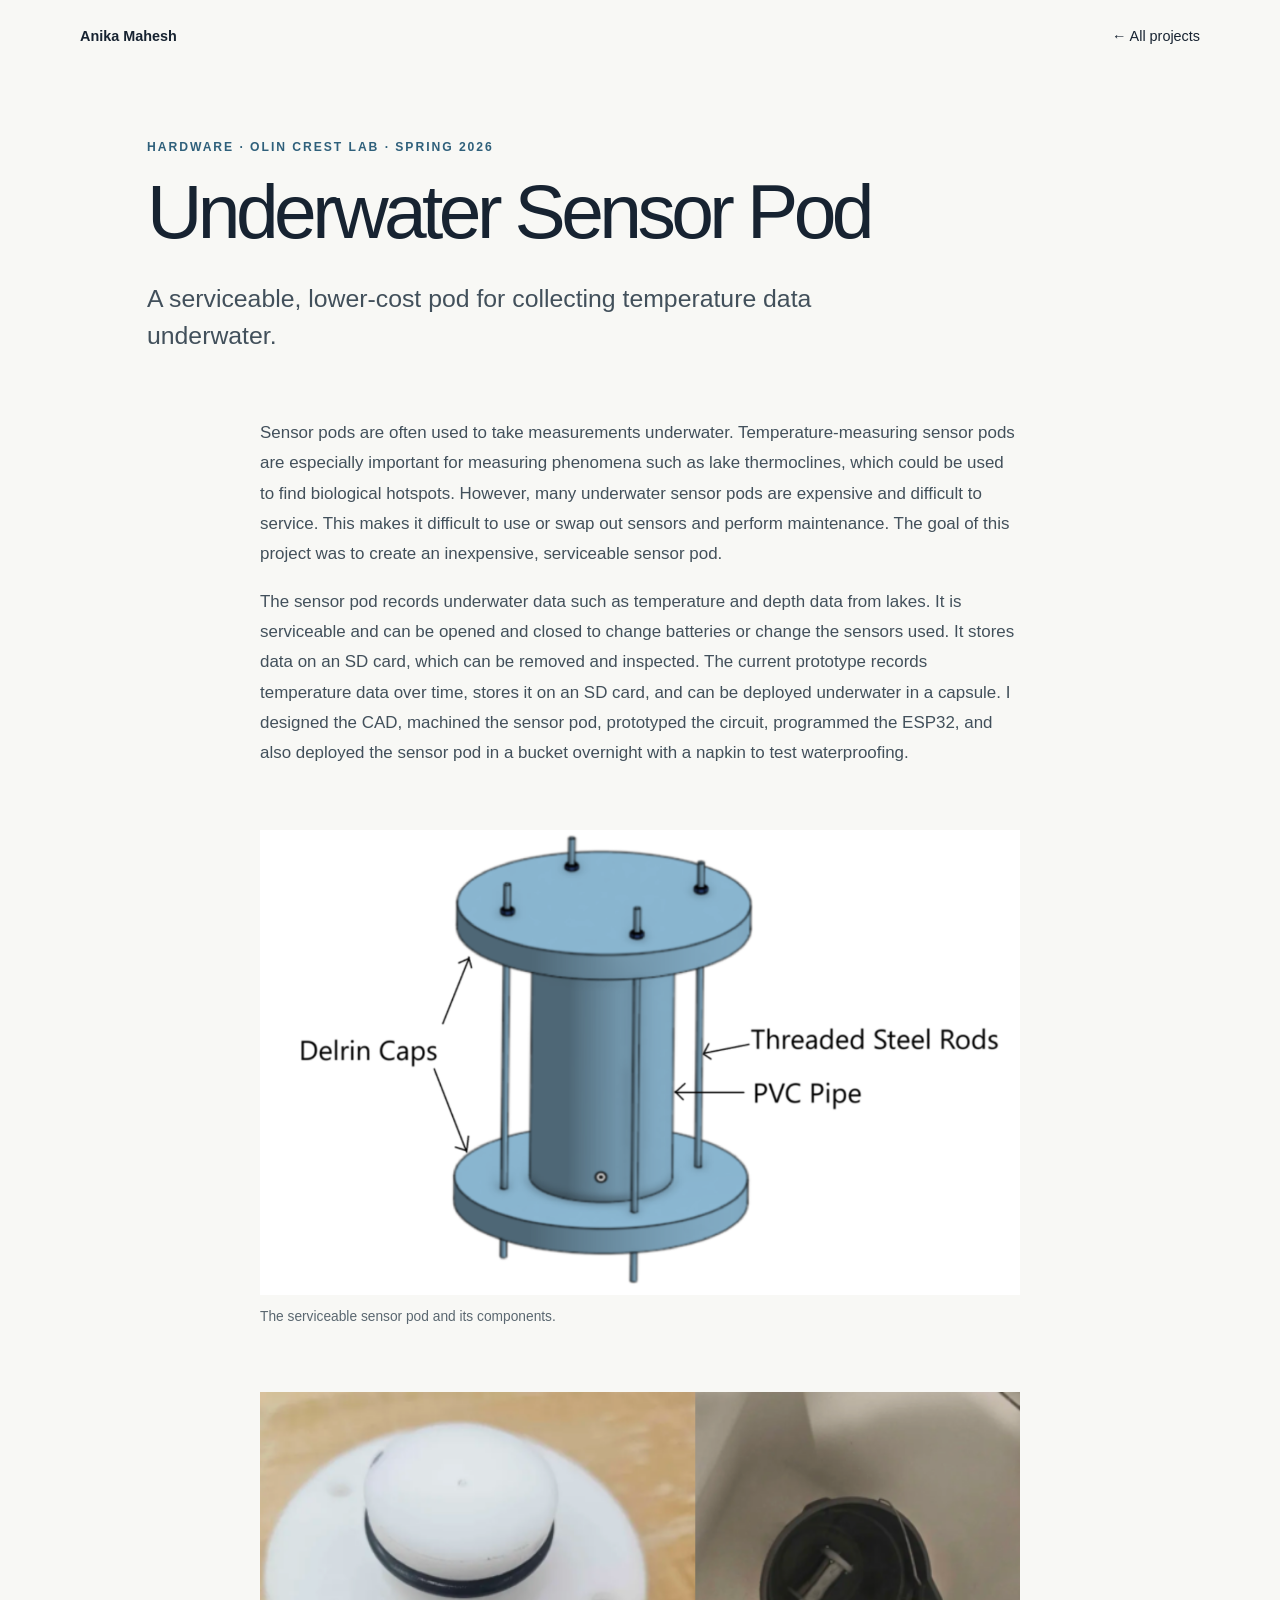
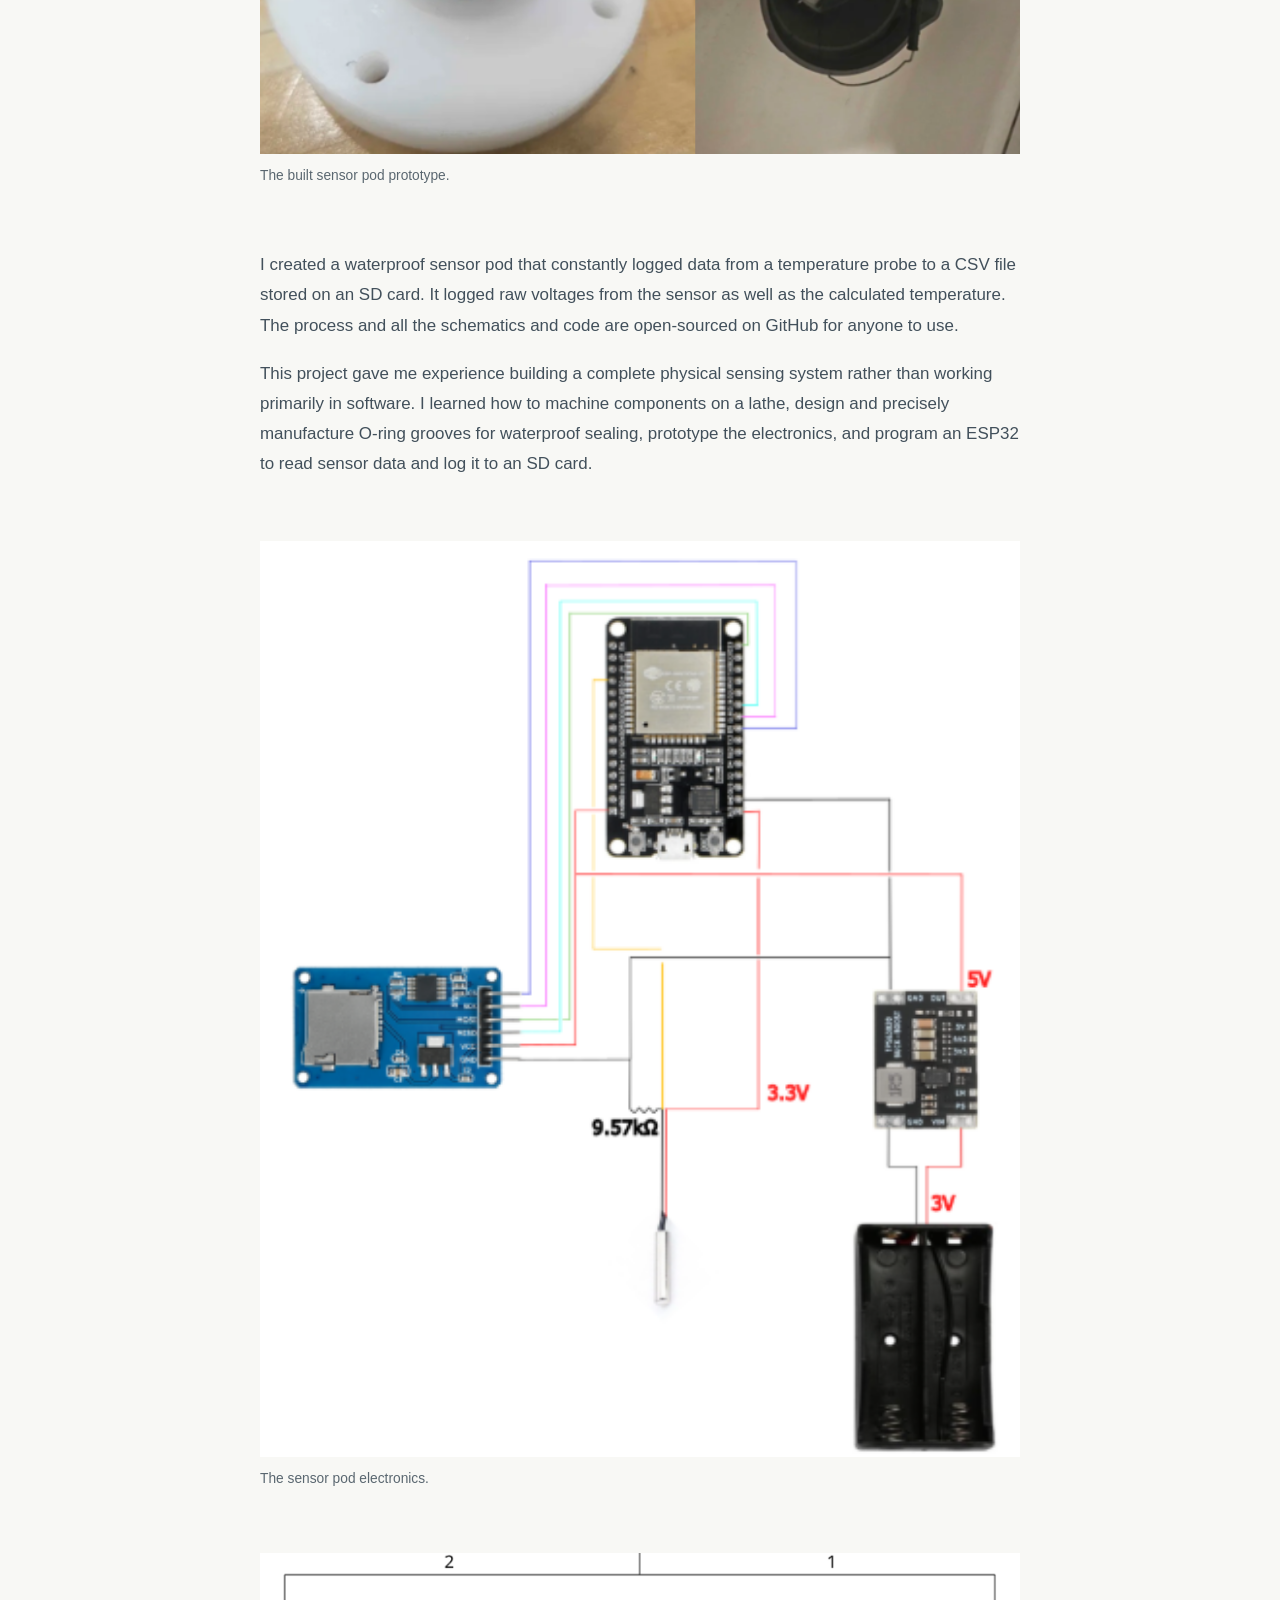
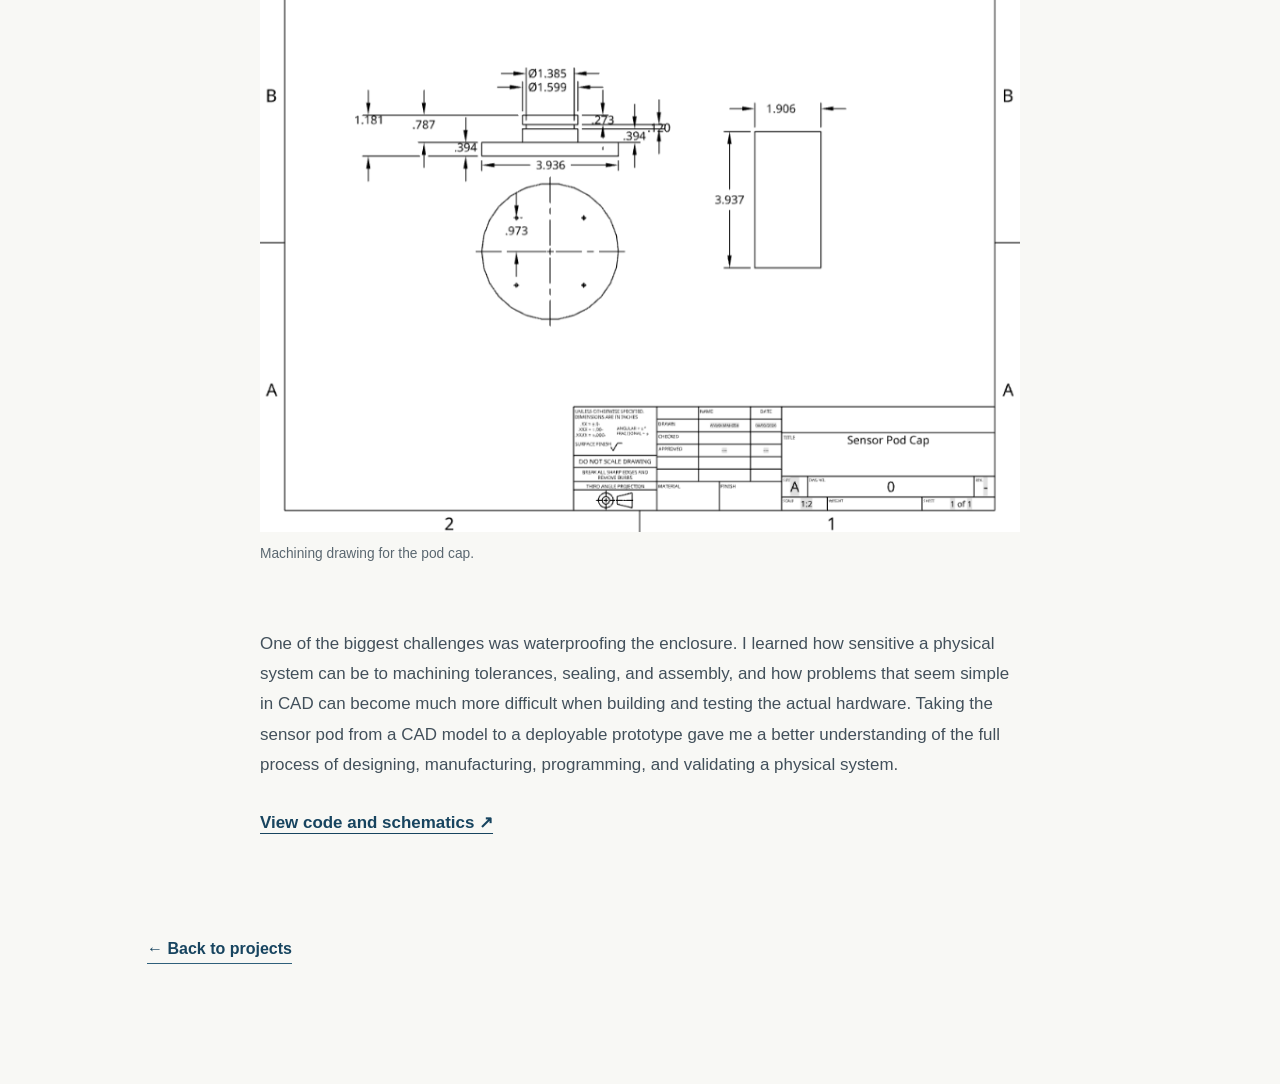
<file: underwater-sensor-pod.html>
<!doctype html>
<html lang="en">
<head>
  <meta charset="utf-8">
  <meta name="viewport" content="width=device-width, initial-scale=1">
  <meta name="description" content="Anika Mahesh's serviceable underwater temperature sensor pod project.">
  <title>Underwater Sensor Pod | Anika Mahesh</title>
  <link rel="stylesheet" href="styles.css">
</head>
<body class="detail-page">
  <nav class="detail-nav" aria-label="Main navigation"><a href="index.html">Anika Mahesh</a><a href="index.html#projects">← All projects</a></nav>
  <main class="case-study">
    <header class="case-header">
      <p class="section-label">Hardware · Olin CREST Lab · Spring 2026</p>
      <h1>Underwater Sensor Pod</h1>
      <p class="case-lede">A serviceable, lower-cost pod for collecting temperature data underwater.</p>
    </header>
    <div class="case-body">
      <section>
        <p>Sensor pods are often used to take measurements underwater. Temperature-measuring sensor pods are especially important for measuring phenomena such as lake thermoclines, which could be used to find biological hotspots. However, many underwater sensor pods are expensive and difficult to service. This makes it difficult to use or swap out sensors and perform maintenance. The goal of this project was to create an inexpensive, serviceable sensor pod.</p>
        <p>The sensor pod records underwater data such as temperature and depth data from lakes. It is serviceable and can be opened and closed to change batteries or change the sensors used. It stores data on an SD card, which can be removed and inspected. The current prototype records temperature data over time, stores it on an SD card, and can be deployed underwater in a capsule. I designed the CAD, machined the sensor pod, prototyped the circuit, programmed the ESP32, and also deployed the sensor pod in a bucket overnight with a napkin to test waterproofing.</p>
      </section>
      <figure><img src="labeled_sensor_pod.png" alt="Labeled diagram of the underwater sensor pod components" loading="lazy"><figcaption>The serviceable sensor pod and its components.</figcaption></figure>
      <figure><img src="pod_real.png" alt="Built underwater sensor pod prototype" loading="lazy"><figcaption>The built sensor pod prototype.</figcaption></figure>
      <section>
        <p>I created a waterproof sensor pod that constantly logged data from a temperature probe to a CSV file stored on an SD card. It logged raw voltages from the sensor as well as the calculated temperature. The process and all the schematics and code are open-sourced on GitHub for anyone to use.</p>
        <p>This project gave me experience building a complete physical sensing system rather than working primarily in software. I learned how to machine components on a lathe, design and precisely manufacture O-ring grooves for waterproof sealing, prototype the electronics, and program an ESP32 to read sensor data and log it to an SD card.</p>
      </section>
      <figure><img src="circuit diagram.png" alt="Circuit diagram showing the ESP32, SD card module, temperature probe, and power connections" loading="lazy"><figcaption>The sensor pod electronics.</figcaption></figure>
      <figure><img src="lathe_drawing.png" alt="Machining drawing for the sensor pod cap" loading="lazy"><figcaption>Machining drawing for the pod cap.</figcaption></figure>
      <section>
        <p>One of the biggest challenges was waterproofing the enclosure. I learned how sensitive a physical system can be to machining tolerances, sealing, and assembly, and how problems that seem simple in CAD can become much more difficult when building and testing the actual hardware. Taking the sensor pod from a CAD model to a deployable prototype gave me a better understanding of the full process of designing, manufacturing, programming, and validating a physical system.</p>
        <p class="resource-links"><a href="https://github.com/AnikaMahesh/Underwater-Sensor-Pod" target="_blank" rel="noopener noreferrer">View code and schematics ↗</a></p>
      </section>
    </div>
    <a class="back-link" href="index.html#projects">← Back to projects</a>
  </main>
</body>
</html>
</file>
<file: styles.css>
:root { color-scheme: light; }
* { box-sizing: border-box; }
html { scroll-behavior: smooth; }
body { margin: 0; color: #172331; background: #f8f8f5; font-family: Arial, Helvetica, sans-serif; }
a { color: inherit; }
.hero { position: relative; isolation: isolate; display: flex; align-items: center; min-height: 100svh; overflow: hidden; color: #fff; }
.hero-image { position: absolute; z-index: -2; inset: -8% 0; background: url("fish tracking.png") center / cover no-repeat; transform: translate3d(0, var(--parallax, 0px), 0); will-change: transform; }
.hero-shade { position: absolute; z-index: -1; inset: 0; background: linear-gradient(90deg, rgba(4, 20, 42, .52), rgba(4, 20, 42, .08) 75%), linear-gradient(0deg, rgba(4, 20, 42, .28), transparent 50%); }
.hero-content { width: min(1120px, calc(100% - 64px)); margin: 0 auto; padding: 12vh 0 18vh; }
.eyebrow, .section-label { margin: 0 0 18px; font-size: .76rem; font-weight: 700; letter-spacing: .16em; text-transform: uppercase; }
h1 { margin: 0; font-size: clamp(3.6rem, 9vw, 8rem); font-weight: 500; line-height: .98; letter-spacing: -.06em; }
.hero-link { display: inline-flex; gap: 1.2rem; align-items: center; margin-top: 42px; padding-bottom: 8px; border-bottom: 1px solid rgba(255,255,255,.85); font-size: .95rem; text-decoration: none; }
.hero-link:hover, .hero-link:focus-visible { border-bottom-width: 2px; }
.about { padding: clamp(72px, 11vw, 150px) 32px; }
.about-inner { display: grid; grid-template-columns: minmax(220px, 420px) minmax(0, 1fr); column-gap: clamp(48px, 7vw, 100px); row-gap: clamp(24px, 3vw, 40px); align-items: start; max-width: 1120px; margin: 0 auto; }
.portrait { display: block; width: 100%; height: auto; object-fit: cover; }
.about-heading { align-self: center; }
.about-heading h2 { margin-bottom: 0; }
.about-body { grid-column: 1 / -1; max-width: 92ch; }
.section-label { color: #2f607b; }
h2 { max-width: 680px; margin: 0 0 28px; font-size: clamp(2rem, 3.5vw, 3.25rem); font-weight: 500; line-height: 1.14; letter-spacing: -.035em; }
.about-body p { margin: 0 0 20px; color: #42505b; font-size: 1.05rem; line-height: 1.75; }
.about-body p:first-child { margin-top: 0; }
.linkedin { display: inline-flex; gap: .65rem; margin-top: 16px; padding-bottom: 6px; border-bottom: 1px solid #2f607b; color: #17445f; font-weight: 600; text-decoration: none; }
.linkedin:hover, .linkedin:focus-visible { color: #0b283a; border-bottom-width: 2px; }
.projects { max-width: 1184px; margin: 0 auto; padding: 24px 32px 120px; }
.section-heading { max-width: 1120px; margin: 0 auto 56px; }
.section-heading h2 { margin: 0; }
.project-preview { display: grid; grid-template-columns: minmax(0, 1.15fr) minmax(280px, .85fr); gap: clamp(32px, 6vw, 88px); align-items: center; margin-bottom: 88px; }
.project-preview:nth-of-type(even) .project-image { order: 2; }
.project-image { display: block; overflow: hidden; background: #e7edf0; }
.project-image img { display: block; width: 100%; aspect-ratio: 1.46; object-fit: cover; transition: transform .4s ease; }
.project-image:hover img, .project-image:focus-visible img { transform: scale(1.035); }
.project-meta { margin: 0 0 18px; color: #2f607b; font-size: .76rem; font-weight: 700; letter-spacing: .12em; text-transform: uppercase; }
.project-summary h3 { margin: 0 0 18px; font-size: clamp(1.7rem, 2.7vw, 2.6rem); font-weight: 500; line-height: 1.15; letter-spacing: -.035em; }
.project-summary h3 a { text-decoration: none; }
.project-summary h3 a:hover { color: #2f607b; }
.project-summary > p:not(.project-meta) { max-width: 43ch; margin: 0 0 26px; color: #42505b; font-size: 1.05rem; line-height: 1.7; }
.text-link, .back-link { display: inline-flex; gap: .6rem; padding-bottom: 5px; border-bottom: 1px solid #2f607b; color: #17445f; font-weight: 600; text-decoration: none; }
.text-link:hover, .back-link:hover, .text-link:focus-visible, .back-link:focus-visible { border-bottom-width: 2px; }
.detail-page { background: #f8f8f5; }
.detail-nav { display: flex; justify-content: space-between; gap: 20px; max-width: 1184px; margin: 0 auto; padding: 28px 32px; font-size: .9rem; }
.detail-nav a { text-decoration: none; }
.detail-nav a:first-child { font-weight: 700; }
.detail-nav a:hover { color: #2f607b; }
.case-study { max-width: 1050px; margin: 0 auto; padding: 68px 32px 120px; }
.case-header { max-width: 780px; margin-bottom: 64px; }
.case-header h1 { font-size: clamp(2.8rem, 6vw, 5.5rem); line-height: 1.04; }
.case-lede { max-width: 680px; margin: 28px 0 0; color: #42505b; font-size: clamp(1.2rem, 2.2vw, 1.55rem); line-height: 1.5; }
.case-study figure { margin: 0; }
.case-study figure img { display: block; width: 100%; height: auto; background: #e7edf0; }
.case-study figcaption { margin-top: 12px; color: #5a6770; font-size: .86rem; line-height: 1.5; }
.case-hero { margin-bottom: 80px !important; }
.case-body { max-width: 760px; margin: 0 auto; }
.case-body section { margin-bottom: 62px; }
.case-body h2 { margin: 0 0 18px; font-size: clamp(1.8rem, 3vw, 2.4rem); }
.case-body .case-kicker { margin: 0 0 18px; font-size: clamp(1.25rem, 2vw, 1.55rem); line-height: 1.35; letter-spacing: -.02em; }
.case-body p { margin: 0 0 18px; color: #42505b; font-size: 1.06rem; line-height: 1.78; }
.example-block { margin: 24px 0; padding: 18px 24px; border-left: 3px solid #2f607b; background: #eef2f2; }
.example-block p { margin-bottom: 8px; }
.example-block p:last-child { margin-bottom: 0; }
.case-body figure { margin: 0 0 64px; }
.resource-links { display: flex; flex-wrap: wrap; gap: 10px 26px; margin-top: 28px !important; }
.resource-links a { color: #17445f; font-weight: 600; text-decoration-thickness: 1px; text-underline-offset: 5px; }
.case-study > .back-link { margin-top: 40px; }
@media (max-width: 700px) {
  .hero { min-height: 88svh; }
  .hero-image { background-position: 47% center; }
  .hero-content { width: calc(100% - 40px); padding-bottom: 16vh; }
  .about { padding: 72px 20px 88px; }
  .about-inner { grid-template-columns: 1fr; gap: 32px; }
  .portrait-wrap { max-width: 280px; }
  .about-heading { align-self: start; }
  .about-body { grid-column: 1; }
  .projects { padding: 12px 20px 88px; }
  .section-heading { margin-bottom: 38px; }
  .project-preview { grid-template-columns: 1fr; gap: 24px; margin-bottom: 66px; }
  .project-preview:nth-of-type(even) .project-image { order: 0; }
  .project-image img { aspect-ratio: 1.35; }
  .detail-nav { padding: 22px 20px; }
  .case-study { padding: 48px 20px 90px; }
  .case-header { margin-bottom: 40px; }
  .case-hero { margin-bottom: 58px !important; }
  .case-body section { margin-bottom: 48px; }
  .case-body figure { margin-bottom: 48px; }
}
@media (prefers-reduced-motion: reduce) {
  html { scroll-behavior: auto; }
  .hero-image { transform: none; will-change: auto; }
  .project-image img { transition: none; }
}
</file>
